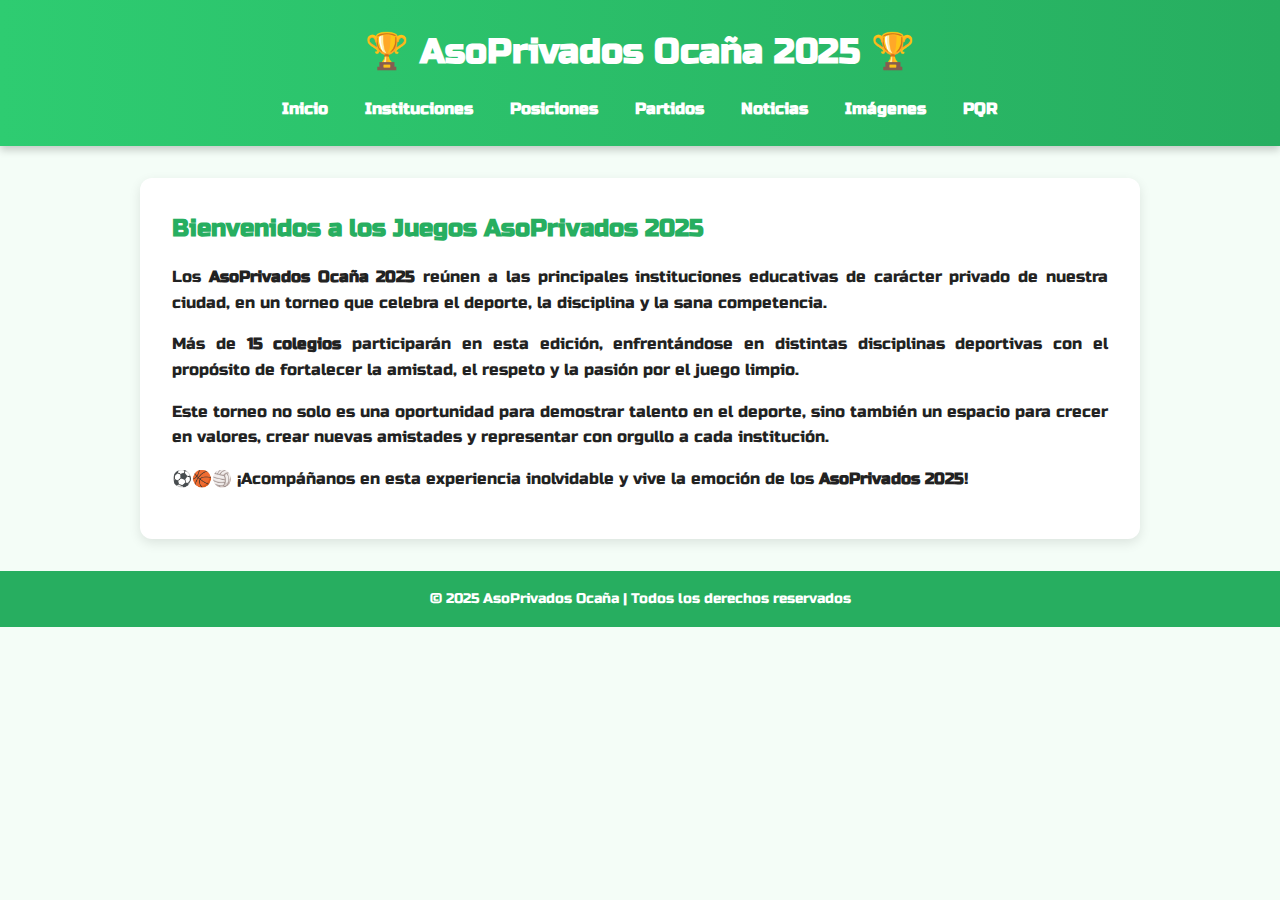
<file: index.html>
<!DOCTYPE html>
<html lang="es">

<head>
  <meta charset="UTF-8">
  <meta name="viewport" content="width=device-width, initial-scale=1.0">
  <title>AsoPrivados Ocaña 2025</title>
  <!-- Fuente deportiva -->
  <link href="https://fonts.googleapis.com/css2?family=Russo+One&display=swap" rel="stylesheet">
  <style>
    * {
      margin: 0;
      padding: 0;
      box-sizing: border-box;
      font-family: 'Russo One', sans-serif;
    }

    body {
      background: #f4fdf7;
      color: #222;
      line-height: 1.6;
    }

    /* ENCABEZADO */
    header {
      background: linear-gradient(90deg, #2ecc71, #27ae60);
      color: white;
      padding: 1.5rem 0;
      text-align: center;
      box-shadow: 0 4px 8px rgba(0, 0, 0, 0.2);
    }

    header h1 {
      font-size: 2.2rem;
      display: flex;
      justify-content: center;
      align-items: center;
      gap: 10px;
    }

    nav {
      margin-top: 1rem;
    }

    nav a {
      color: white;
      text-decoration: none;
      margin: 0 1rem;
      font-weight: bold;
      transition: color 0.3s ease;
    }

    nav a:hover {
      color: #f1c40f;
    }

    /* SECCION PRINCIPAL */
    main {
      max-width: 1000px;
      margin: 2rem auto;
      padding: 2rem;
      background: white;
      border-radius: 12px;
      box-shadow: 0 4px 12px rgba(0, 0, 0, 0.1);
    }

    main h2 {
      color: #27ae60;
      margin-bottom: 1rem;
    }

    main p {
      margin-bottom: 1rem;
      text-align: justify;
    }

    /* FOOTER */
    footer {
      background: #27ae60;
      color: white;
      text-align: center;
      padding: 1rem;
      margin-top: 2rem;
    }

    footer p {
      margin: 0;
      font-size: 0.9rem;
    }
  </style>
</head>

<body>
  <!-- HEADER -->
  <header>
    <h1>🏆 AsoPrivados Ocaña 2025 🏆</h1>
    <nav>
      <a href="index.html">Inicio</a>
      <a href="instituciones.html">Instituciones</a>
      <a href="posiciones.html">Posiciones</a>
      <a href="partidos.html"> Partidos</a>
      <a href="noticias.html">Noticias</a>
      <a href="imagenes.html">Imágenes</a>
      <a href="pqr.html">PQR</a>
    </nav>
  </header>

  <!-- CONTENIDO PRINCIPAL -->
  <main>
    <h2>Bienvenidos a los Juegos AsoPrivados 2025</h2>
    <p>
      Los <strong>AsoPrivados Ocaña 2025</strong> reúnen a las principales instituciones educativas de carácter privado de
      nuestra ciudad, en un torneo que celebra el deporte, la disciplina y la sana competencia.
    </p>
    <p>
      Más de <strong>15 colegios</strong> participarán en esta edición, enfrentándose en distintas disciplinas deportivas
      con el propósito de fortalecer la amistad, el respeto y la pasión por el juego limpio.
    </p>
    <p>
      Este torneo no solo es una oportunidad para demostrar talento en el deporte, sino también un espacio para crecer en
      valores, crear nuevas amistades y representar con orgullo a cada institución.
    </p>
    <p>
      ⚽🏀🏐 ¡Acompáñanos en esta experiencia inolvidable y vive la emoción de los <strong>AsoPrivados 2025</strong>!
    </p>
  </main>

  <!-- FOOTER -->
  <footer>
    <p>&copy; 2025 AsoPrivados Ocaña | Todos los derechos reservados</p>
  </footer>
</body>

</html>
</file>
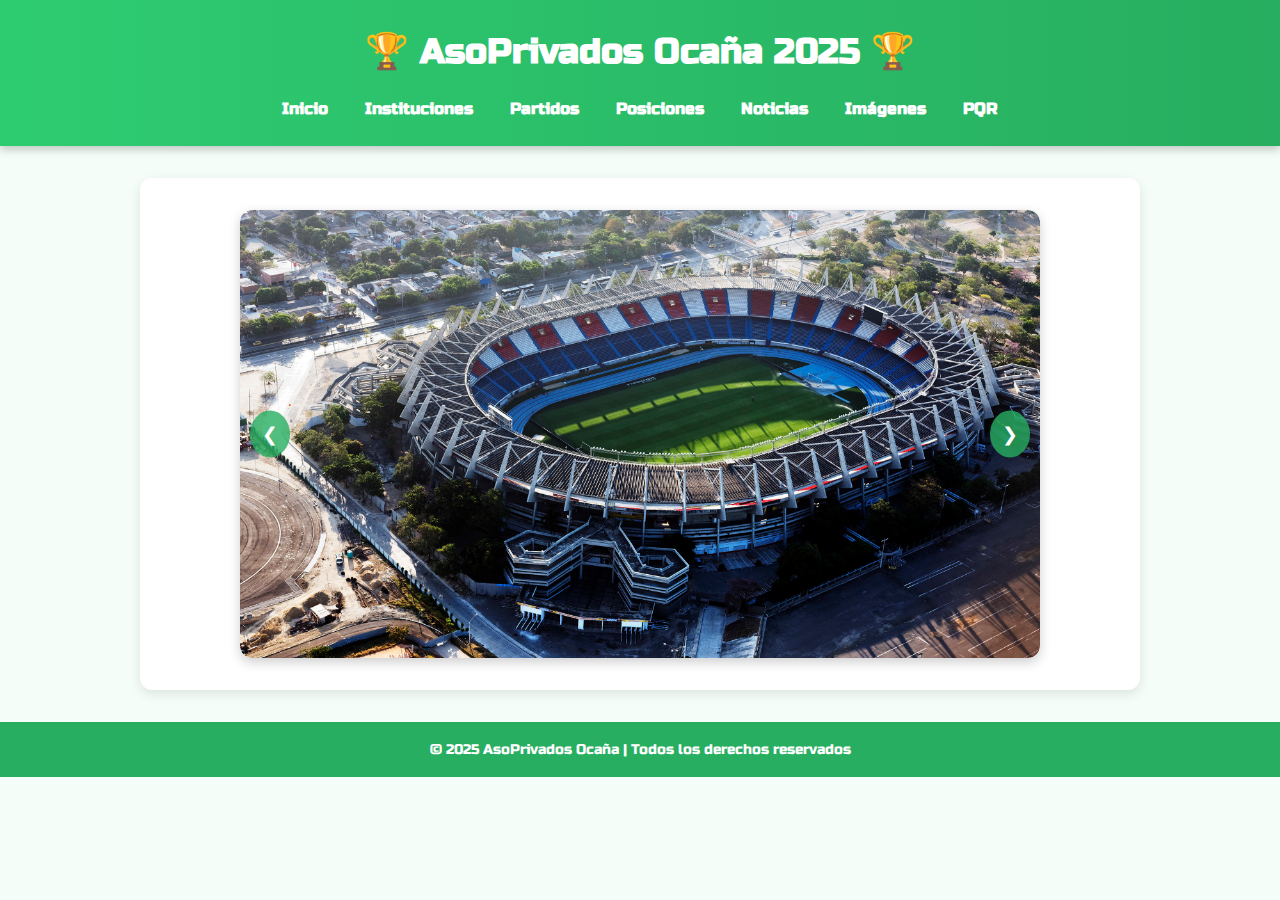
<file: imagenes.html>
<!DOCTYPE html>
<html lang="es">

<head>
  <meta charset="UTF-8">
  <meta name="viewport" content="width=device-width, initial-scale=1.0">
  <title>Imágenes - AsoPrivados Ocaña 2025</title>
  <!-- Fuente -->
  <link href="https://fonts.googleapis.com/css2?family=Russo+One&display=swap" rel="stylesheet">
  <style>
    * {
      margin: 0;
      padding: 0;
      box-sizing: border-box;
      font-family: 'Russo One', sans-serif;
    }

    body {
      background: #f4fdf7;
      color: #222;
      line-height: 1.6;
    }

    /* HEADER */
    header {
      background: linear-gradient(90deg, #2ecc71, #27ae60);
      color: white;
      padding: 1.5rem 0;
      text-align: center;
      box-shadow: 0 4px 8px rgba(0, 0, 0, 0.2);
    }

    header h1 {
      font-size: 2.2rem;
      display: flex;
      justify-content: center;
      align-items: center;
      gap: 10px;
    }

    nav {
      margin-top: 1rem;
    }

    nav a {
      color: white;
      text-decoration: none;
      margin: 0 1rem;
      font-weight: bold;
      transition: color 0.3s ease;
    }

    nav a:hover {
      color: #f1c40f;
    }

    /* CONTENIDO */
    main {
      max-width: 1000px;
      margin: 2rem auto;
      padding: 2rem;
      background: white;
      border-radius: 12px;
      box-shadow: 0 4px 12px rgba(0, 0, 0, 0.1);
      text-align: center;
    }

    main h2 {
      color: #27ae60;
      margin-bottom: 1.5rem;
    }

    /* CARRUSEL */
    .carrusel {
      position: relative;
      max-width: 800px;
      margin: auto;
      overflow: hidden;
      border-radius: 12px;
      box-shadow: 0 4px 12px rgba(0, 0, 0, 0.2);
    }

    .carrusel img {
      width: 100%;
      display: none;
      border-radius: 12px;
    }

    .carrusel img.activa {
      display: block;
    }

    /* BOTONES */
    .boton {
      position: absolute;
      top: 50%;
      transform: translateY(-50%);
      background: rgba(39, 174, 96, 0.8);
      color: white;
      border: none;
      padding: 12px;
      cursor: pointer;
      font-size: 1.2rem;
      border-radius: 50%;
      transition: background 0.3s ease;
    }

    .boton:hover {
      background: rgba(22, 100, 54, 0.9);
    }

    .prev {
      left: 10px;
    }

    .next {
      right: 10px;
    }

    /* FOOTER */
    footer {
      background: #27ae60;
      color: white;
      text-align: center;
      padding: 1rem;
      margin-top: 2rem;
    }

    footer p {
      margin: 0;
      font-size: 0.9rem;
    }
  </style>
</head>

<body>
  <!-- HEADER -->
  <header>
    <h1>🏆 AsoPrivados Ocaña 2025 🏆</h1>
    <nav>
      <a href="index.html">Inicio</a>
      <a href="instituciones.html">Instituciones</a>
      <a href="partidos.html">Partidos</a>
      <a href="posiciones.html">Posiciones</a>
      <a href="noticias.html">Noticias</a>
      <a href="imagenes.html">Imágenes</a>
      <a href="pqr.html">PQR</a>
    </nav>
  </header>

  <!-- CONTENIDO -->
  <main>
    <div class="carrusel">
      <img src="img/img1.jpg" alt="Partido 1" class="activa">
      <img src="img/img2.jpg" alt="Partido 2">
      <img src="img/img3.jpg" alt="Celebración">
      <img src="img/img4.jpg" alt="Equipo Ganador">

      <!-- Botones -->
      <button class="boton prev" onclick="cambiarImagen(-1)">❮</button>
      <button class="boton next" onclick="cambiarImagen(1)">❯</button>
    </div>
  </main>

  <!-- FOOTER -->
  <footer>
    <p>&copy; 2025 AsoPrivados Ocaña | Todos los derechos reservados</p>
  </footer>

  <!-- SCRIPT -->
  <script>
    let indice = 0;
    const imagenes = document.querySelectorAll(".carrusel img");

    function mostrarImagen(n) {
      imagenes.forEach(img => img.classList.remove("activa"));
      if (n >= imagenes.length) indice = 0;
      if (n < 0) indice = imagenes.length - 1;
      imagenes[indice].classList.add("activa");
    }

    function cambiarImagen(n) {
      indice += n;
      mostrarImagen(indice);
    }
  </script>
</body>

</html>
</file>
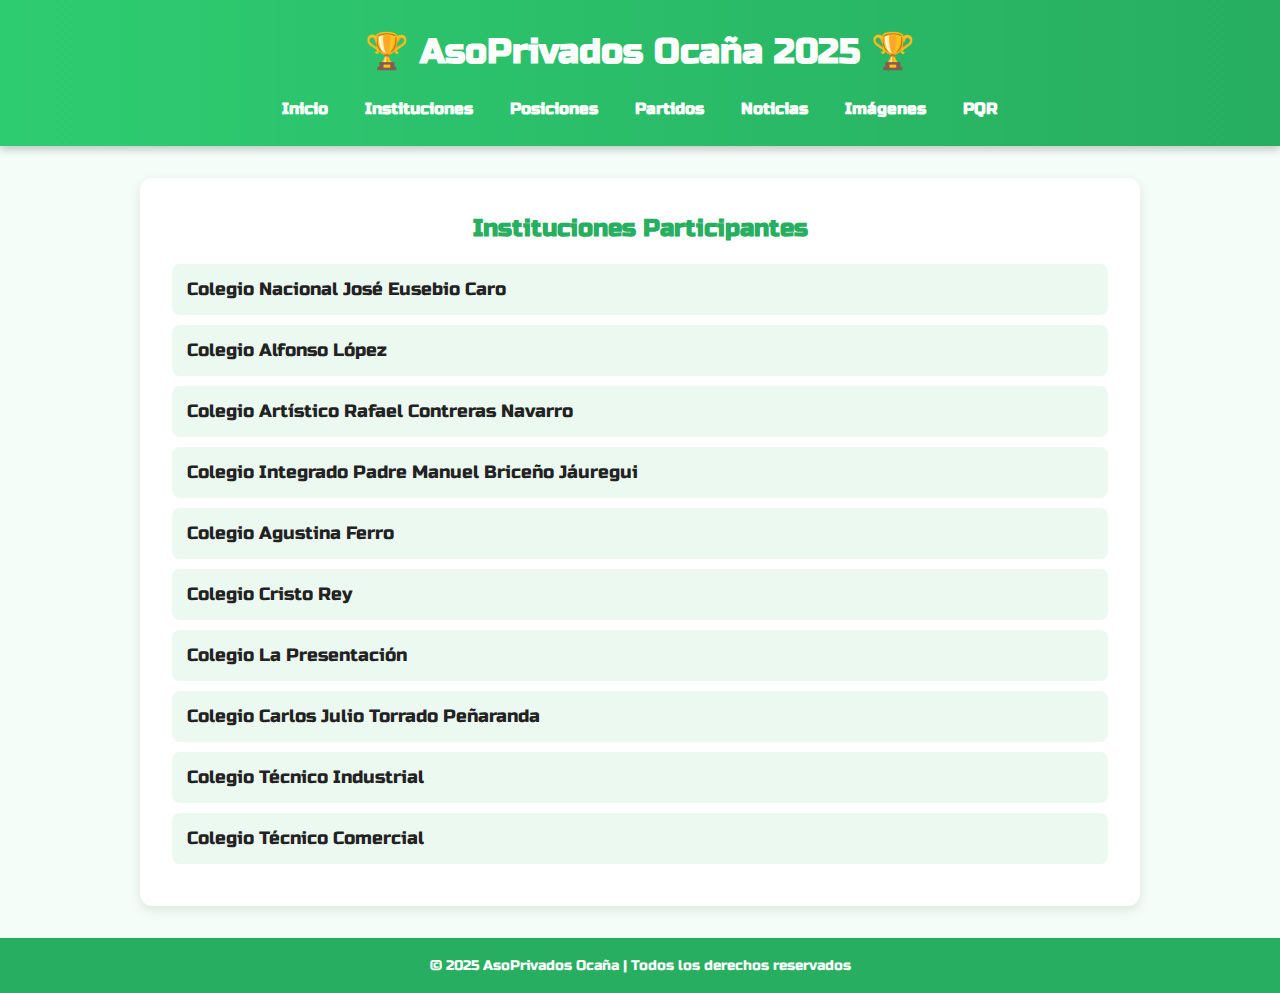
<file: instituciones.html>
<!DOCTYPE html>
<html lang="es">

<head>
  <meta charset="UTF-8">
  <meta name="viewport" content="width=device-width, initial-scale=1.0">
  <title>Instituciones - AsoPrivados Ocaña 2025</title>
  <!-- Fuente deportiva -->
  <link href="https://fonts.googleapis.com/css2?family=Russo+One&display=swap" rel="stylesheet">
  <style>
    * {
      margin: 0;
      padding: 0;
      box-sizing: border-box;
      font-family: 'Russo One', sans-serif;
    }

    body {
      background: #f4fdf7;
      color: #222;
      line-height: 1.6;
    }

    /* HEADER */
    header {
      background: linear-gradient(90deg, #2ecc71, #27ae60);
      color: white;
      padding: 1.5rem 0;
      text-align: center;
      box-shadow: 0 4px 8px rgba(0, 0, 0, 0.2);
    }

    header h1 {
      font-size: 2.2rem;
      display: flex;
      justify-content: center;
      align-items: center;
      gap: 10px;
    }

    nav {
      margin-top: 1rem;
    }

    nav a {
      color: white;
      text-decoration: none;
      margin: 0 1rem;
      font-weight: bold;
      transition: color 0.3s ease;
    }

    nav a:hover {
      color: #f1c40f;
    }

    /* CONTENIDO */
    main {
      max-width: 1000px;
      margin: 2rem auto;
      padding: 2rem;
      background: white;
      border-radius: 12px;
      box-shadow: 0 4px 12px rgba(0, 0, 0, 0.1);
    }

    main h2 {
      color: #27ae60;
      margin-bottom: 1rem;
      text-align: center;
    }

    ul {
      list-style: none;
      padding: 0;
    }

    ul li {
      background: #ecf9f1;
      margin: 10px 0;
      padding: 15px;
      border-left: 6px solid #27ae60;
      font-size: 1.1rem;
      border-radius: 8px;
      transition: transform 0.2s ease;
      cursor: pointer;
      outline: none;
      border: none;
      display: flex;
      align-items: center;
      justify-content: space-between;
    }

    ul li:hover {
      transform: scale(1.02);
      background: #dff5e7;
    }

    .institucion-btn {
      background: none;
      border: none;
      color: #222;
      font-size: 1.1rem;
      font-family: inherit;
      cursor: pointer;
      width: 100%;
      text-align: left;
      padding: 0;
    }

    .mini-apartado {
      display: none;
      background: #f7fff7;
      border-radius: 8px;
      margin: 10px 0 0 0;
      padding: 12px;
      box-shadow: 0 2px 8px rgba(39, 174, 96, 0.07);
    }

    .mini-apartado table {
      width: 100%;
      border-collapse: collapse;
      margin-top: 8px;
    }

    .mini-apartado th, .mini-apartado td {
      padding: 7px 10px;
      text-align: center;
      border-bottom: 1px solid #ddd;
    }

    .mini-apartado th {
      background: #27ae60;
      color: white;
      font-size: 1rem;
    }

    .mini-apartado tr:last-child td {
      border-bottom: none;
    }

    .close-apartado {
      background: #c0392b;
      color: white;
      border: none;
      border-radius: 6px;
      padding: 4px 12px;
      cursor: pointer;
      margin-bottom: 8px;
      font-size: 0.96rem;
      float: right;
    }

    /* FOOTER */
    footer {
      background: #27ae60;
      color: white;
      text-align: center;
      padding: 1rem;
      margin-top: 2rem;
    }

    footer p {
      margin: 0;
      font-size: 0.9rem;
    }
  </style>
</head>

<body>
  <!-- HEADER -->
  <header>
    <h1>🏆 AsoPrivados Ocaña 2025 🏆</h1>
    <nav>
      <a href="index.html">Inicio</a>
      <a href="instituciones.html">Instituciones</a>
      <a href="posiciones.html">Posiciones</a>
      <a href="partidos.html"> Partidos</a>
      <a href="noticias.html">Noticias</a>
      <a href="imagenes.html">Imágenes</a>
      <a href="pqr.html">PQR</a>
    </nav>
  </header>

  <!-- CONTENIDO -->
  <main>
    <h2>Instituciones Participantes</h2>
    <ul>
      <li>
        <button class="institucion-btn" onclick="mostrarApartado('apartado-1')">Colegio Nacional José Eusebio Caro</button>
        <div id="apartado-1" class="mini-apartado">
          <button class="close-apartado" onclick="cerrarApartado('apartado-1')">X</button>
          <strong>Próximos partidos:</strong>
          <table>
            <tr>
              <th>Contra</th>
              <th>Día</th>
              <th>Hora</th>
              <th>Cancha</th>
            </tr>
            <tr>
              <td>Colegio Cristo Rey</td>
              <td>2025-09-07</td>
              <td>9:00 AM</td>
              <td>Villa Margarita 1</td>
            </tr>
            <tr>
              <td>Colegio Técnico Industrial</td>
              <td>2025-09-14</td>
              <td>11:30 AM</td>
              <td>26 de Julio</td>
            </tr>
          </table>
        </div>
      </li>
      <li>
        <button class="institucion-btn" onclick="mostrarApartado('apartado-2')">Colegio Alfonso López</button>
        <div id="apartado-2" class="mini-apartado">
          <button class="close-apartado" onclick="cerrarApartado('apartado-2')">X</button>
          <strong>Próximos partidos:</strong>
          <table>
            <tr>
              <th>Contra</th>
              <th>Día</th>
              <th>Hora</th>
              <th>Cancha</th>
            </tr>
            <tr>
              <td>Colegio La Presentación</td>
              <td>2025-09-08</td>
              <td>8:45 AM</td>
              <td>Villa Margarita 2</td>
            </tr>
            <tr>
              <td>Colegio Integrado Padre Manuel Briceño Jáuregui</td>
              <td>2025-09-15</td>
              <td>10:00 AM</td>
              <td>26 de Julio</td>
            </tr>
          </table>
        </div>
      </li>
      <li>
        <button class="institucion-btn" onclick="mostrarApartado('apartado-3')">Colegio Artístico Rafael Contreras Navarro</button>
        <div id="apartado-3" class="mini-apartado">
          <button class="close-apartado" onclick="cerrarApartado('apartado-3')">X</button>
          <strong>Próximos partidos:</strong>
          <table>
            <tr>
              <th>Contra</th>
              <th>Día</th>
              <th>Hora</th>
              <th>Cancha</th>
            </tr>
            <tr>
              <td>Colegio Agustina Ferro</td>
              <td>2025-09-09</td>
              <td>9:30 AM</td>
              <td>Villa Margarita 1</td>
            </tr>
            <tr>
              <td>Colegio Cristo Rey</td>
              <td>2025-09-16</td>
              <td>10:15 AM</td>
              <td>Villa Margarita 2</td>
            </tr>
          </table>
        </div>
      </li>
      <li>
        <button class="institucion-btn" onclick="mostrarApartado('apartado-4')">Colegio Integrado Padre Manuel Briceño Jáuregui</button>
        <div id="apartado-4" class="mini-apartado">
          <button class="close-apartado" onclick="cerrarApartado('apartado-4')">X</button>
          <strong>Próximos partidos:</strong>
          <table>
            <tr>
              <th>Contra</th>
              <th>Día</th>
              <th>Hora</th>
              <th>Cancha</th>
            </tr>
            <tr>
              <td>Colegio Alfonso López</td>
              <td>2025-09-10</td>
              <td>10:00 AM</td>
              <td>Villa Margarita 2</td>
            </tr>
            <tr>
              <td>Colegio Técnico Comercial</td>
              <td>2025-09-17</td>
              <td>11:00 AM</td>
              <td>26 de Julio</td>
            </tr>
          </table>
        </div>
      </li>
      <li>
        <button class="institucion-btn" onclick="mostrarApartado('apartado-5')">Colegio Agustina Ferro</button>
        <div id="apartado-5" class="mini-apartado">
          <button class="close-apartado" onclick="cerrarApartado('apartado-5')">X</button>
          <strong>Próximos partidos:</strong>
          <table>
            <tr>
              <th>Contra</th>
              <th>Día</th>
              <th>Hora</th>
              <th>Cancha</th>
            </tr>
            <tr>
              <td>Colegio Artístico Rafael Contreras Navarro</td>
              <td>2025-09-11</td>
              <td>11:00 AM</td>
              <td>Villa Margarita 1</td>
            </tr>
            <tr>
              <td>Colegio Carlos Julio Torrado Peñaranda</td>
              <td>2025-09-18</td>
              <td>10:30 AM</td>
              <td>Villa Margarita 2</td>
            </tr>
          </table>
        </div>
      </li>
      <li>
        <button class="institucion-btn" onclick="mostrarApartado('apartado-6')">Colegio Cristo Rey</button>
        <div id="apartado-6" class="mini-apartado">
          <button class="close-apartado" onclick="cerrarApartado('apartado-6')">X</button>
          <strong>Próximos partidos:</strong>
          <table>
            <tr>
              <th>Contra</th>
              <th>Día</th>
              <th>Hora</th>
              <th>Cancha</th>
            </tr>
            <tr>
              <td>Colegio Nacional José Eusebio Caro</td>
              <td>2025-09-07</td>
              <td>9:00 AM</td>
              <td>Villa Margarita 1</td>
            </tr>
            <tr>
              <td>Colegio Artístico Rafael Contreras Navarro</td>
              <td>2025-09-16</td>
              <td>10:15 AM</td>
              <td>Villa Margarita 2</td>
            </tr>
          </table>
        </div>
      </li>
      <li>
        <button class="institucion-btn" onclick="mostrarApartado('apartado-7')">Colegio La Presentación</button>
        <div id="apartado-7" class="mini-apartado">
          <button class="close-apartado" onclick="cerrarApartado('apartado-7')">X</button>
          <strong>Próximos partidos:</strong>
          <table>
            <tr>
              <th>Contra</th>
              <th>Día</th>
              <th>Hora</th>
              <th>Cancha</th>
            </tr>
            <tr>
              <td>Colegio Alfonso López</td>
              <td>2025-09-08</td>
              <td>8:45 AM</td>
              <td>Villa Margarita 2</td>
            </tr>
            <tr>
              <td>Colegio Técnico Comercial</td>
              <td>2025-09-19</td>
              <td>10:00 AM</td>
              <td>26 de Julio</td>
            </tr>
          </table>
        </div>
      </li>
      <li>
        <button class="institucion-btn" onclick="mostrarApartado('apartado-8')">Colegio Carlos Julio Torrado Peñaranda</button>
        <div id="apartado-8" class="mini-apartado">
          <button class="close-apartado" onclick="cerrarApartado('apartado-8')">X</button>
          <strong>Próximos partidos:</strong>
          <table>
            <tr>
              <th>Contra</th>
              <th>Día</th>
              <th>Hora</th>
              <th>Cancha</th>
            </tr>
            <tr>
              <td>Colegio Agustina Ferro</td>
              <td>2025-09-18</td>
              <td>10:30 AM</td>
              <td>Villa Margarita 2</td>
            </tr>
            <tr>
              <td>Colegio Técnico Industrial</td>
              <td>2025-09-20</td>
              <td>8:00 AM</td>
              <td>Villa Margarita 1</td>
            </tr>
          </table>
        </div>
      </li>
      <li>
        <button class="institucion-btn" onclick="mostrarApartado('apartado-9')">Colegio Técnico Industrial</button>
        <div id="apartado-9" class="mini-apartado">
          <button class="close-apartado" onclick="cerrarApartado('apartado-9')">X</button>
          <strong>Próximos partidos:</strong>
          <table>
            <tr>
              <th>Contra</th>
              <th>Día</th>
              <th>Hora</th>
              <th>Cancha</th>
            </tr>
            <tr>
              <td>Colegio Nacional José Eusebio Caro</td>
              <td>2025-09-14</td>
              <td>11:30 AM</td>
              <td>26 de Julio</td>
            </tr>
            <tr>
              <td>Colegio Carlos Julio Torrado Peñaranda</td>
              <td>2025-09-20</td>
              <td>8:00 AM</td>
              <td>Villa Margarita 1</td>
            </tr>
          </table>
        </div>
      </li>
      <li>
        <button class="institucion-btn" onclick="mostrarApartado('apartado-10')">Colegio Técnico Comercial</button>
        <div id="apartado-10" class="mini-apartado">
          <button class="close-apartado" onclick="cerrarApartado('apartado-10')">X</button>
          <strong>Próximos partidos:</strong>
          <table>
            <tr>
              <th>Contra</th>
              <th>Día</th>
              <th>Hora</th>
              <th>Cancha</th>
            </tr>
            <tr>
              <td>Colegio Integrado Padre Manuel Briceño Jáuregui</td>
              <td>2025-09-17</td>
              <td>11:00 AM</td>
              <td>26 de Julio</td>
            </tr>
            <tr>
              <td>Colegio La Presentación</td>
              <td>2025-09-19</td>
              <td>10:00 AM</td>
              <td>26 de Julio</td>
            </tr>
          </table>
        </div>
      </li>
    </ul>
  </main>

  <!-- FOOTER -->
  <footer>
    <p>&copy; 2025 AsoPrivados Ocaña | Todos los derechos reservados</p>
  </footer>
  <script>
    function mostrarApartado(id) {
      // Oculta cualquier otro mini-apartado abierto
      document.querySelectorAll('.mini-apartado').forEach(function(apartado) {
        apartado.style.display = 'none';
      });
      document.getElementById(id).style.display = 'block';
      document.getElementById(id).scrollIntoView({ behavior: 'smooth', block: 'center' });
    }
    function cerrarApartado(id) {
      document.getElementById(id).style.display = 'none';
    }
  </script>
</body>

</html>
</file>
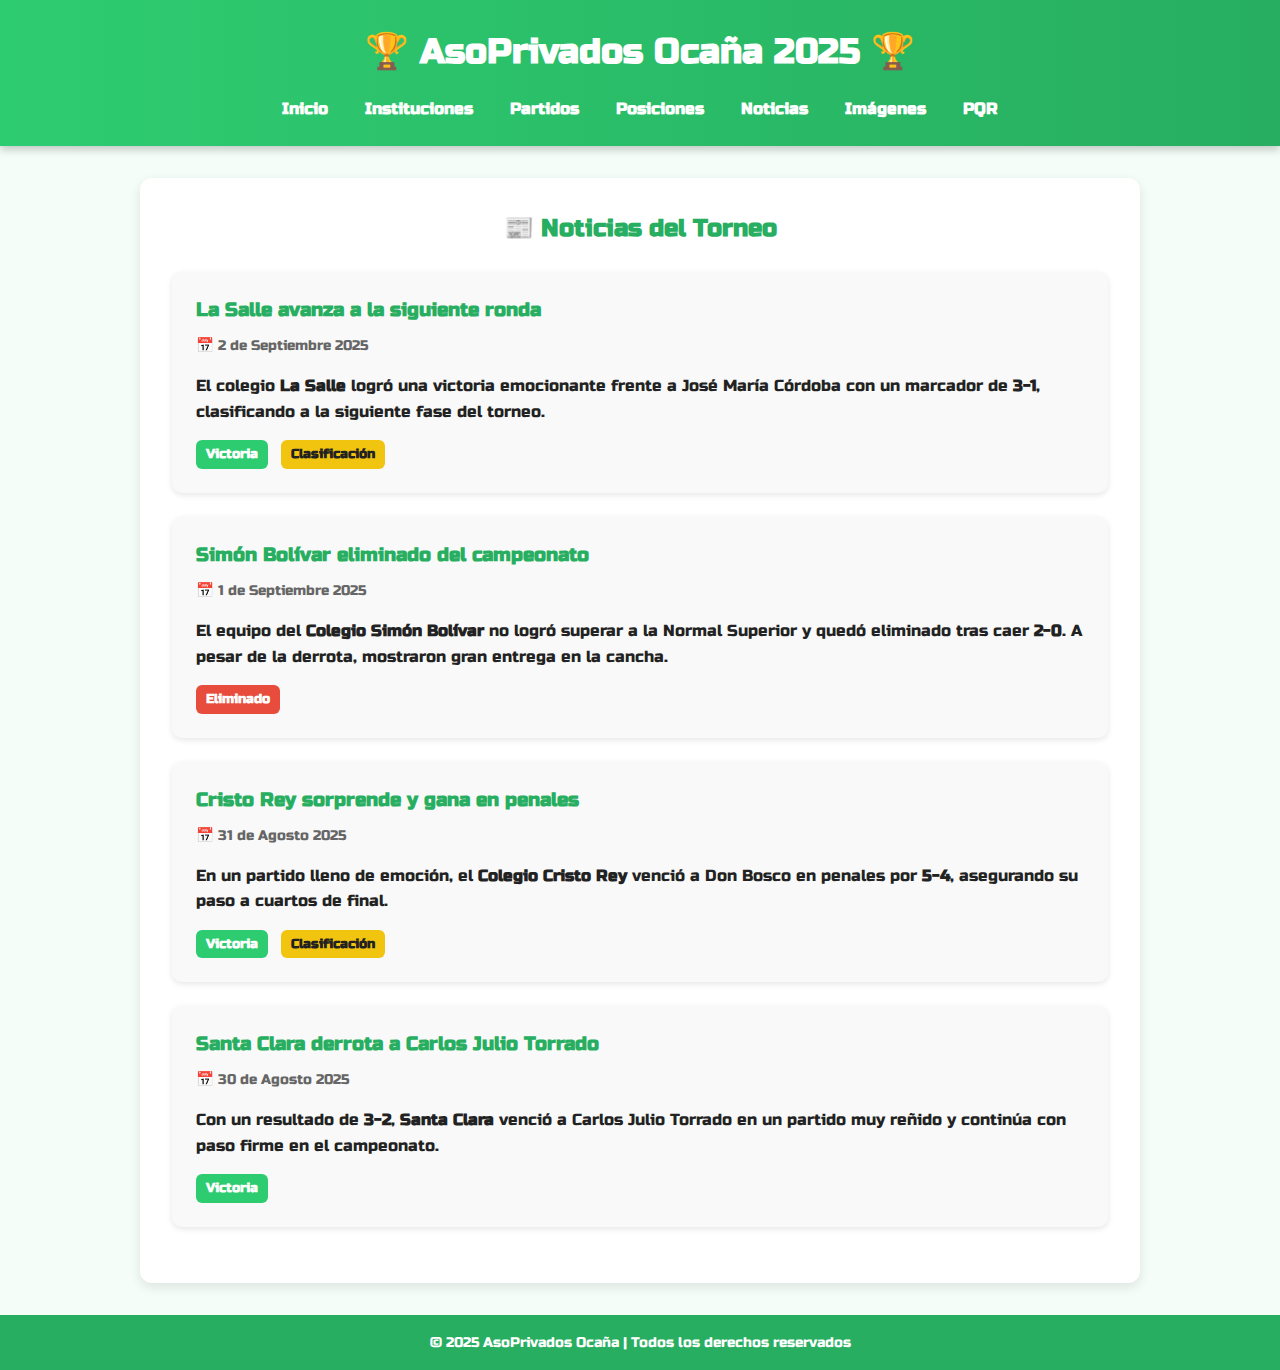
<file: noticias.html>
<!DOCTYPE html>
<html lang="es">

<head>
  <meta charset="UTF-8">
  <meta name="viewport" content="width=device-width, initial-scale=1.0">
  <title>Noticias - AsoPrivados Ocaña 2025</title>
  <!-- Fuente -->
  <link href="https://fonts.googleapis.com/css2?family=Russo+One&display=swap" rel="stylesheet">
  <style>
    * {
      margin: 0;
      padding: 0;
      box-sizing: border-box;
      font-family: 'Russo One', sans-serif;
    }

    body {
      background: #f4fdf7;
      color: #222;
      line-height: 1.6;
    }

    /* HEADER */
    header {
      background: linear-gradient(90deg, #2ecc71, #27ae60);
      color: white;
      padding: 1.5rem 0;
      text-align: center;
      box-shadow: 0 4px 8px rgba(0, 0, 0, 0.2);
    }

    header h1 {
      font-size: 2.2rem;
      display: flex;
      justify-content: center;
      align-items: center;
      gap: 10px;
    }

    nav {
      margin-top: 1rem;
    }

    nav a {
      color: white;
      text-decoration: none;
      margin: 0 1rem;
      font-weight: bold;
      transition: color 0.3s ease;
    }

    nav a:hover {
      color: #f1c40f;
    }

    /* CONTENIDO */
    main {
      max-width: 1000px;
      margin: 2rem auto;
      padding: 2rem;
      background: white;
      border-radius: 12px;
      box-shadow: 0 4px 12px rgba(0, 0, 0, 0.1);
    }

    main h2 {
      color: #27ae60;
      margin-bottom: 1.5rem;
      text-align: center;
    }

    .noticia {
      background: #f9f9f9;
      padding: 1.5rem;
      margin-bottom: 1.5rem;
      border-radius: 10px;
      box-shadow: 0 2px 6px rgba(0, 0, 0, 0.1);
    }

    .noticia h3 {
      color: #27ae60;
      margin-bottom: 0.5rem;
    }

    .fecha {
      font-size: 0.9rem;
      color: #666;
      margin-bottom: 1rem;
    }

    .noticia p {
      font-size: 1rem;
      margin-bottom: 1rem;
    }

    .tag {
      display: inline-block;
      padding: 4px 10px;
      border-radius: 6px;
      font-size: 0.8rem;
      font-weight: bold;
      margin-right: 8px;
      color: white;
    }

    .victoria {
      background: #2ecc71;
    }

    .derrota {
      background: #e74c3c;
    }

    .clasificacion {
      background: #f1c40f;
      color: #222;
    }

    /* FOOTER */
    footer {
      background: #27ae60;
      color: white;
      text-align: center;
      padding: 1rem;
      margin-top: 2rem;
    }

    footer p {
      margin: 0;
      font-size: 0.9rem;
    }
  </style>
</head>

<body>
  <!-- HEADER -->
  <header>
    <h1>🏆 AsoPrivados Ocaña 2025 🏆</h1>
    <nav>
      <a href="index.html">Inicio</a>
      <a href="instituciones.html">Instituciones</a>
      <a href="partidos.html">Partidos</a>
      <a href="posiciones.html">Posiciones</a>
      <a href="noticias.html">Noticias</a>
      <a href="imagenes.html">Imágenes</a>
      <a href="pqr.html">PQR</a>
    </nav>
  </header>

  <!-- CONTENIDO -->
  <main>
    <h2>📰 Noticias del Torneo</h2>

    <div class="noticia">
      <h3>La Salle avanza a la siguiente ronda</h3>
      <div class="fecha">📅 2 de Septiembre 2025</div>
      <p>El colegio <b>La Salle</b> logró una victoria emocionante frente a José María Córdoba con un marcador de <b>3-1</b>, clasificando a la siguiente fase del torneo.</p>
      <span class="tag victoria">Victoria</span>
      <span class="tag clasificacion">Clasificación</span>
    </div>

    <div class="noticia">
      <h3>Simón Bolívar eliminado del campeonato</h3>
      <div class="fecha">📅 1 de Septiembre 2025</div>
      <p>El equipo del <b>Colegio Simón Bolívar</b> no logró superar a la Normal Superior y quedó eliminado tras caer <b>2-0</b>. A pesar de la derrota, mostraron gran entrega en la cancha.</p>
      <span class="tag derrota">Eliminado</span>
    </div>

    <div class="noticia">
      <h3>Cristo Rey sorprende y gana en penales</h3>
      <div class="fecha">📅 31 de Agosto 2025</div>
      <p>En un partido lleno de emoción, el <b>Colegio Cristo Rey</b> venció a Don Bosco en penales por <b>5-4</b>, asegurando su paso a cuartos de final.</p>
      <span class="tag victoria">Victoria</span>
      <span class="tag clasificacion">Clasificación</span>
    </div>

    <div class="noticia">
      <h3>Santa Clara derrota a Carlos Julio Torrado</h3>
      <div class="fecha">📅 30 de Agosto 2025</div>
      <p>Con un resultado de <b>3-2</b>, <b>Santa Clara</b> venció a Carlos Julio Torrado en un partido muy reñido y continúa con paso firme en el campeonato.</p>
      <span class="tag victoria">Victoria</span>
    </div>

  </main>

  <!-- FOOTER -->
  <footer>
    <p>&copy; 2025 AsoPrivados Ocaña | Todos los derechos reservados</p>
  </footer>
</body>

</html>
</file>
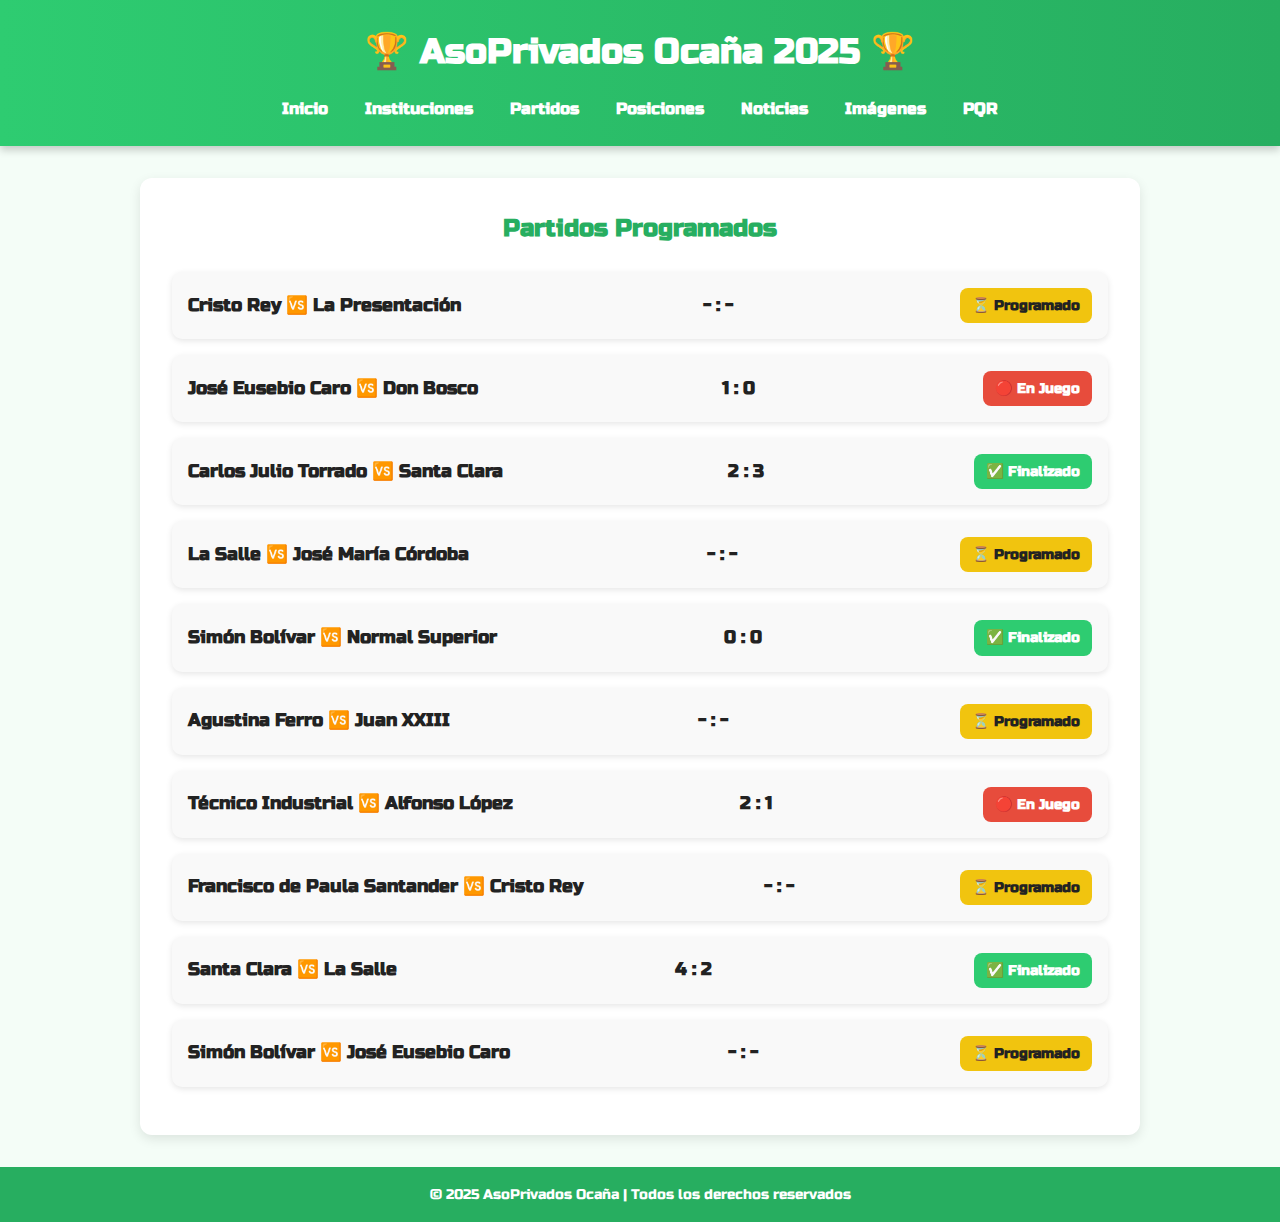
<file: partidos.html>
<!DOCTYPE html>
<html lang="es">

<head>
  <meta charset="UTF-8">
  <meta name="viewport" content="width=device-width, initial-scale=1.0">
  <title>Partidos - AsoPrivados Ocaña 2025</title>
  <!-- Fuente -->
  <link href="https://fonts.googleapis.com/css2?family=Russo+One&display=swap" rel="stylesheet">
  <style>
    * {
      margin: 0;
      padding: 0;
      box-sizing: border-box;
      font-family: 'Russo One', sans-serif;
    }

    body {
      background: #f4fdf7;
      color: #222;
      line-height: 1.6;
    }

    /* HEADER */
    header {
      background: linear-gradient(90deg, #2ecc71, #27ae60);
      color: white;
      padding: 1.5rem 0;
      text-align: center;
      box-shadow: 0 4px 8px rgba(0, 0, 0, 0.2);
    }

    header h1 {
      font-size: 2.2rem;
      display: flex;
      justify-content: center;
      align-items: center;
      gap: 10px;
    }

    nav {
      margin-top: 1rem;
    }

    nav a {
      color: white;
      text-decoration: none;
      margin: 0 1rem;
      font-weight: bold;
      transition: color 0.3s ease;
    }

    nav a:hover {
      color: #f1c40f;
    }

    /* CONTENIDO */
    main {
      max-width: 1000px;
      margin: 2rem auto;
      padding: 2rem;
      background: white;
      border-radius: 12px;
      box-shadow: 0 4px 12px rgba(0, 0, 0, 0.1);
    }

    main h2 {
      color: #27ae60;
      margin-bottom: 1.5rem;
      text-align: center;
    }

    .partido {
      background: #f9f9f9;
      padding: 1rem;
      margin-bottom: 1rem;
      border-radius: 10px;
      box-shadow: 0 2px 6px rgba(0, 0, 0, 0.1);
      display: flex;
      justify-content: space-between;
      align-items: center;
    }

    .equipos {
      font-size: 1.1rem;
      font-weight: bold;
    }

    .resultado {
      font-size: 1.1rem;
      font-weight: bold;
      margin-left: 15px;
    }

    .estado {
      padding: 6px 12px;
      border-radius: 8px;
      font-size: 0.9rem;
      font-weight: bold;
    }

    .programado {
      background: #f1c40f;
      color: #222;
    }

    .enjuego {
      background: #e74c3c;
      color: white;
    }

    .finalizado {
      background: #2ecc71;
      color: white;
    }

    /* FOOTER */
    footer {
      background: #27ae60;
      color: white;
      text-align: center;
      padding: 1rem;
      margin-top: 2rem;
    }

    footer p {
      margin: 0;
      font-size: 0.9rem;
    }
  </style>
</head>

<body>
  <!-- HEADER -->
  <header>
    <h1>🏆 AsoPrivados Ocaña 2025 🏆</h1>
    <nav>
      <a href="index.html">Inicio</a>
      <a href="instituciones.html">Instituciones</a>
      <a href="partidos.html">Partidos</a>
      <a href="posiciones.html">Posiciones</a>
      <a href="noticias.html">Noticias</a>
      <a href="imagenes.html">Imágenes</a>
      <a href="pqr.html">PQR</a>
    </nav>
  </header>

  <!-- CONTENIDO -->
  <main>
    <h2>Partidos Programados</h2>

    <div class="partido">
      <div class="equipos">Cristo Rey 🆚 La Presentación</div>
      <div class="resultado">- : -</div>
      <div class="estado programado">⏳ Programado</div>
    </div>

    <div class="partido">
      <div class="equipos">José Eusebio Caro 🆚 Don Bosco</div>
      <div class="resultado">1 : 0</div>
      <div class="estado enjuego">🔴 En Juego</div>
    </div>

    <div class="partido">
      <div class="equipos">Carlos Julio Torrado 🆚 Santa Clara</div>
      <div class="resultado">2 : 3</div>
      <div class="estado finalizado">✅ Finalizado</div>
    </div>

    <div class="partido">
      <div class="equipos">La Salle 🆚 José María Córdoba</div>
      <div class="resultado">- : -</div>
      <div class="estado programado">⏳ Programado</div>
    </div>

    <div class="partido">
      <div class="equipos">Simón Bolívar 🆚 Normal Superior</div>
      <div class="resultado">0 : 0</div>
      <div class="estado finalizado">✅ Finalizado</div>
    </div>

    <div class="partido">
      <div class="equipos">Agustina Ferro 🆚 Juan XXIII</div>
      <div class="resultado">- : -</div>
      <div class="estado programado">⏳ Programado</div>
    </div>

    <div class="partido">
      <div class="equipos">Técnico Industrial 🆚 Alfonso López</div>
      <div class="resultado">2 : 1</div>
      <div class="estado enjuego">🔴 En Juego</div>
    </div>

    <div class="partido">
      <div class="equipos">Francisco de Paula Santander 🆚 Cristo Rey</div>
      <div class="resultado">- : -</div>
      <div class="estado programado">⏳ Programado</div>
    </div>

    <div class="partido">
      <div class="equipos">Santa Clara 🆚 La Salle</div>
      <div class="resultado">4 : 2</div>
      <div class="estado finalizado">✅ Finalizado</div>
    </div>

    <div class="partido">
      <div class="equipos">Simón Bolívar 🆚 José Eusebio Caro</div>
      <div class="resultado">- : -</div>
      <div class="estado programado">⏳ Programado</div>
    </div>

  </main>

  <!-- FOOTER -->
  <footer>
    <p>&copy; 2025 AsoPrivados Ocaña | Todos los derechos reservados</p>
  </footer>
</body>

</html>
</file>
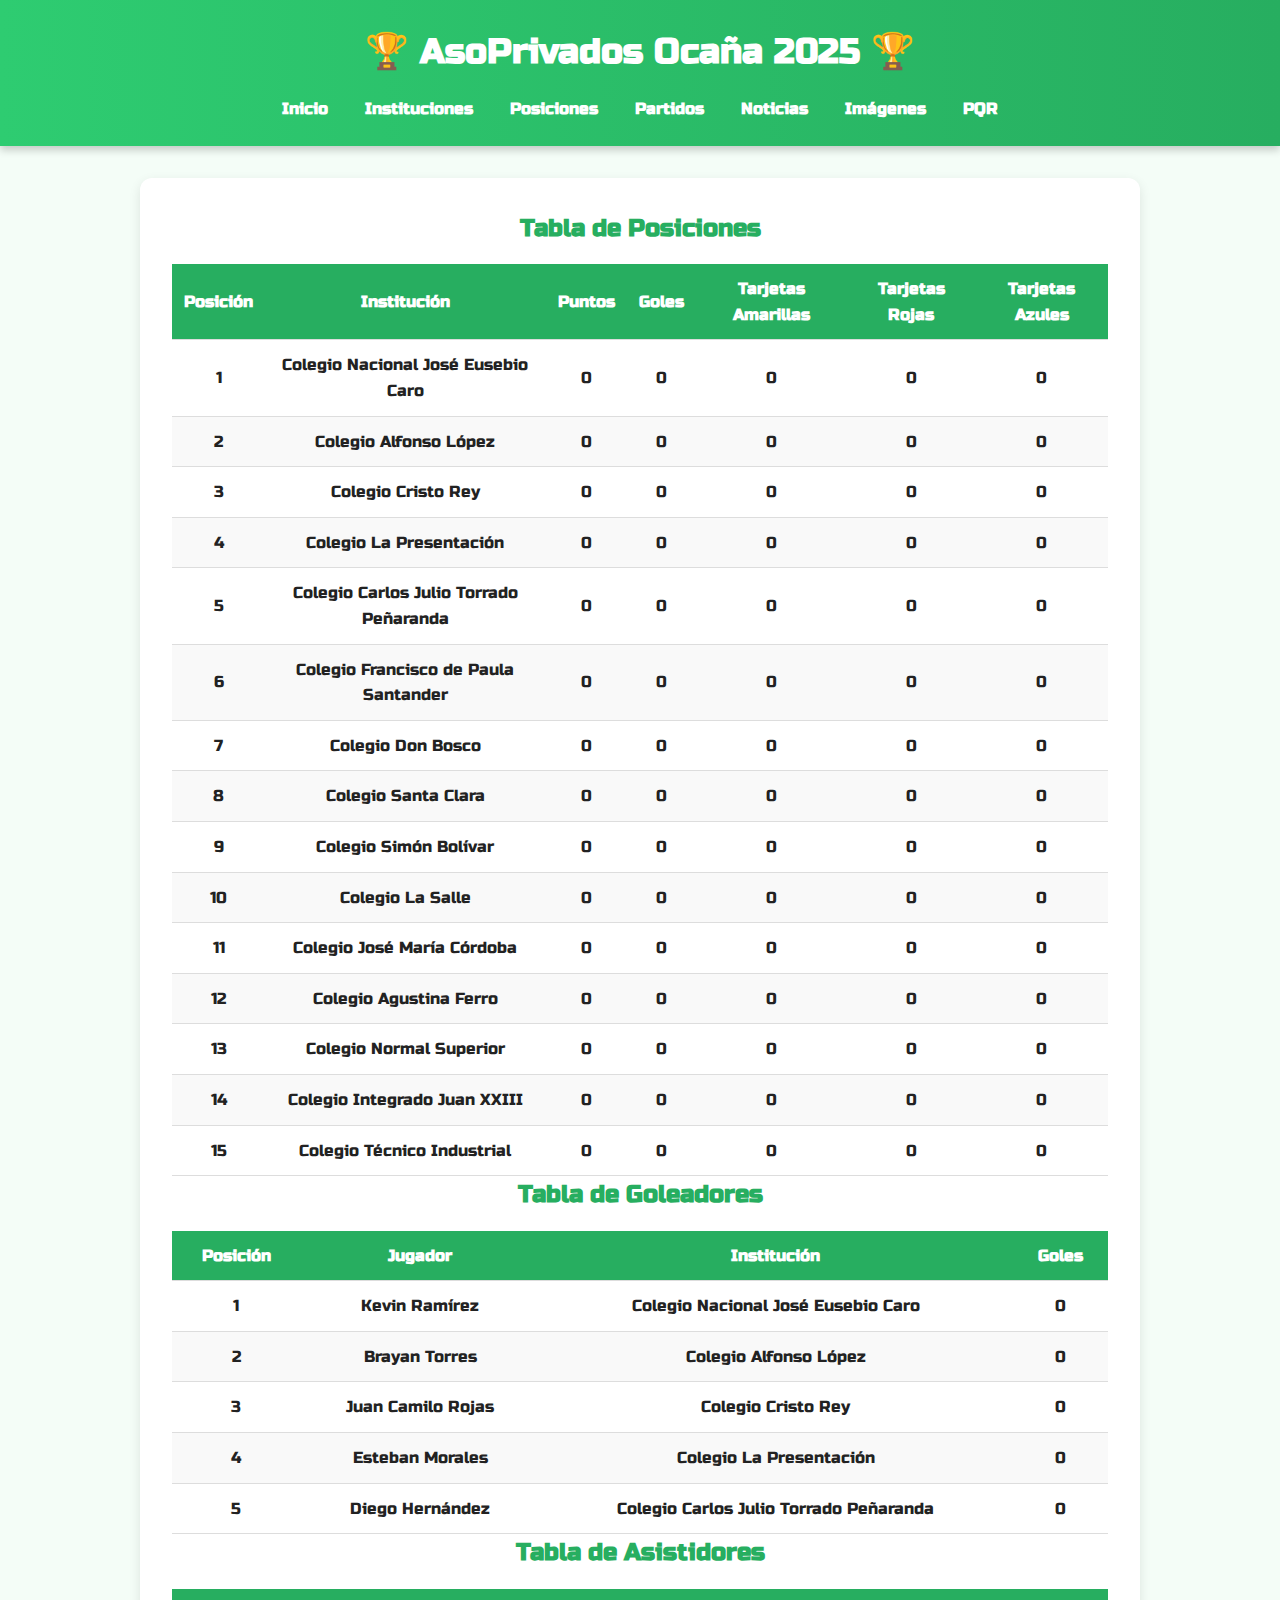
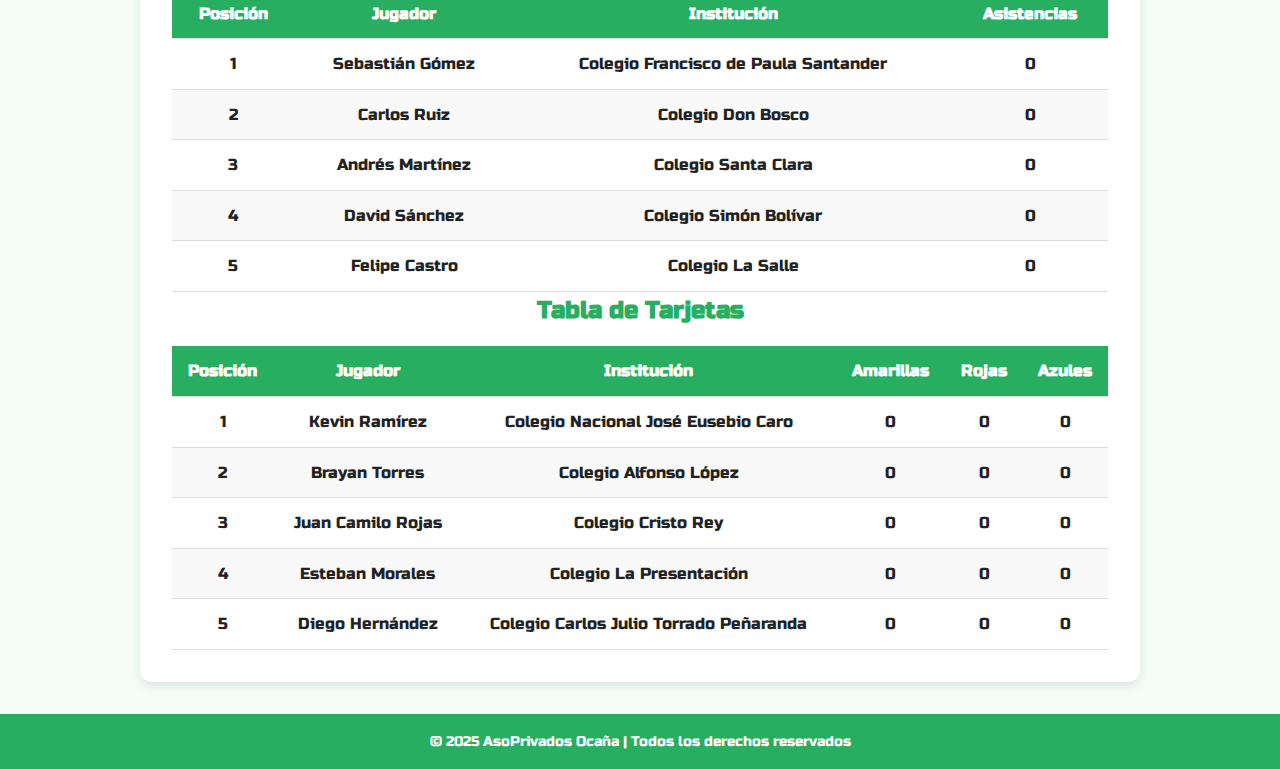
<file: posiciones.html>
<!DOCTYPE html>
<html lang="es">

<head>
  <meta charset="UTF-8">
  <meta name="viewport" content="width=device-width, initial-scale=1.0">
  <title>Posiciones - AsoPrivados Ocaña 2025</title>
  <!-- Fuente -->
  <link href="https://fonts.googleapis.com/css2?family=Russo+One&display=swap" rel="stylesheet">
  <style>
    * {
      margin: 0;
      padding: 0;
      box-sizing: border-box;
      font-family: 'Russo One', sans-serif;
    }

    body {
      background: #f4fdf7;
      color: #222;
      line-height: 1.6;
    }

    /* HEADER */
    header {
      background: linear-gradient(90deg, #2ecc71, #27ae60);
      color: white;
      padding: 1.5rem 0;
      text-align: center;
      box-shadow: 0 4px 8px rgba(0, 0, 0, 0.2);
    }

    header h1 {
      font-size: 2.2rem;
      display: flex;
      justify-content: center;
      align-items: center;
      gap: 10px;
    }

    nav {
      margin-top: 1rem;
    }

    nav a {
      color: white;
      text-decoration: none;
      margin: 0 1rem;
      font-weight: bold;
      transition: color 0.3s ease;
    }

    nav a:hover {
      color: #f1c40f;
    }

    /* CONTENIDO */
    main {
      max-width: 1000px;
      margin: 2rem auto;
      padding: 2rem;
      background: white;
      border-radius: 12px;
      box-shadow: 0 4px 12px rgba(0, 0, 0, 0.1);
    }

    main h2 {
      color: #27ae60;
      margin-bottom: 1rem;
      text-align: center;
    }

    table {
      width: 100%;
      border-collapse: collapse;
      margin-top: 1rem;
    }

    th,
    td {
      padding: 12px;
      text-align: center;
      border-bottom: 1px solid #ddd;
    }

    th {
      background: #27ae60;
      color: white;
    }

    tr:nth-child(even) {
      background: #f9f9f9;
    }

    tr:hover {
      background: #eafaf1;
    }

    /* FOOTER */
    footer {
      background: #27ae60;
      color: white;
      text-align: center;
      padding: 1rem;
      margin-top: 2rem;
    }

    footer p {
      margin: 0;
      font-size: 0.9rem;
    }
  </style>
</head>

<body>
  <!-- HEADER -->
  <header>
    <h1>🏆 AsoPrivados Ocaña 2025 🏆</h1>
    <nav>
      <a href="index.html">Inicio</a>
      <a href="instituciones.html">Instituciones</a>
      <a href="posiciones.html">Posiciones</a>
      <a href="partidos.html"> Partidos</a>
      <a href="noticias.html">Noticias</a>
      <a href="imagenes.html">Imágenes</a>
      <a href="pqr.html">PQR</a>
    </nav>
  </header>

  <!-- CONTENIDO -->
  <main>
    <h2>Tabla de Posiciones</h2>
    <table id="tabla-posiciones">
      <thead>
        <tr>
          <th>Posición</th>
          <th>Institución</th>
          <th>Puntos</th>
          <th>Goles</th>
          <th>Tarjetas Amarillas</th>
          <th>Tarjetas Rojas</th>
          <th>Tarjetas Azules</th>
        </tr>
      </thead>
      <tbody>
        <tr><td>-</td><td>Colegio Nacional José Eusebio Caro</td><td>0</td><td>0</td><td>0</td><td>0</td><td>0</td></tr>
        <tr><td>-</td><td>Colegio Alfonso López</td><td>0</td><td>0</td><td>0</td><td>0</td><td>0</td></tr>
        <tr><td>-</td><td>Colegio Cristo Rey</td><td>0</td><td>0</td><td>0</td><td>0</td><td>0</td></tr>
        <tr><td>-</td><td>Colegio La Presentación</td><td>0</td><td>0</td><td>0</td><td>0</td><td>0</td></tr>
        <tr><td>-</td><td>Colegio Carlos Julio Torrado Peñaranda</td><td>0</td><td>0</td><td>0</td><td>0</td><td>0</td></tr>
        <tr><td>-</td><td>Colegio Francisco de Paula Santander</td><td>0</td><td>0</td><td>0</td><td>0</td><td>0</td></tr>
        <tr><td>-</td><td>Colegio Don Bosco</td><td>0</td><td>0</td><td>0</td><td>0</td><td>0</td></tr>
        <tr><td>-</td><td>Colegio Santa Clara</td><td>0</td><td>0</td><td>0</td><td>0</td><td>0</td></tr>
        <tr><td>-</td><td>Colegio Simón Bolívar</td><td>0</td><td>0</td><td>0</td><td>0</td><td>0</td></tr>
        <tr><td>-</td><td>Colegio La Salle</td><td>0</td><td>0</td><td>0</td><td>0</td><td>0</td></tr>
        <tr><td>-</td><td>Colegio José María Córdoba</td><td>0</td><td>0</td><td>0</td><td>0</td><td>0</td></tr>
        <tr><td>-</td><td>Colegio Agustina Ferro</td><td>0</td><td>0</td><td>0</td><td>0</td><td>0</td></tr>
        <tr><td>-</td><td>Colegio Normal Superior</td><td>0</td><td>0</td><td>0</td><td>0</td><td>0</td></tr>
        <tr><td>-</td><td>Colegio Integrado Juan XXIII</td><td>0</td><td>0</td><td>0</td><td>0</td><td>0</td></tr>
        <tr><td>-</td><td>Colegio Técnico Industrial</td><td>0</td><td>0</td><td>0</td><td>0</td><td>0</td></tr>
      </tbody>
    </table>

    <!-- Tabla de Goleadores -->
    <h2>Tabla de Goleadores</h2>
    <table id="tabla-goleadores">
      <thead>
        <tr>
          <th>Posición</th>
          <th>Jugador</th>
          <th>Institución</th>
          <th>Goles</th>
        </tr>
      </thead>
      <tbody>
        <tr><td>-</td><td>Kevin Ramírez</td><td>Colegio Nacional José Eusebio Caro</td><td>0</td></tr>
        <tr><td>-</td><td>Brayan Torres</td><td>Colegio Alfonso López</td><td>0</td></tr>
        <tr><td>-</td><td>Juan Camilo Rojas</td><td>Colegio Cristo Rey</td><td>0</td></tr>
        <tr><td>-</td><td>Esteban Morales</td><td>Colegio La Presentación</td><td>0</td></tr>
        <tr><td>-</td><td>Diego Hernández</td><td>Colegio Carlos Julio Torrado Peñaranda</td><td>0</td></tr>
      </tbody>
    </table>

    <!-- Tabla de Asistidores -->
    <h2>Tabla de Asistidores</h2>
    <table id="tabla-asistidores">
      <thead>
        <tr>
          <th>Posición</th>
          <th>Jugador</th>
          <th>Institución</th>
          <th>Asistencias</th>
        </tr>
      </thead>
      <tbody>
        <tr><td>-</td><td>Sebastián Gómez</td><td>Colegio Francisco de Paula Santander</td><td>0</td></tr>
        <tr><td>-</td><td>Carlos Ruiz</td><td>Colegio Don Bosco</td><td>0</td></tr>
        <tr><td>-</td><td>Andrés Martínez</td><td>Colegio Santa Clara</td><td>0</td></tr>
        <tr><td>-</td><td>David Sánchez</td><td>Colegio Simón Bolívar</td><td>0</td></tr>
        <tr><td>-</td><td>Felipe Castro</td><td>Colegio La Salle</td><td>0</td></tr>
      </tbody>
    </table>

    <!-- Tabla de Tarjetas -->
    <h2>Tabla de Tarjetas</h2>
    <table id="tabla-tarjetas">
      <thead>
        <tr>
          <th>Posición</th>
          <th>Jugador</th>
          <th>Institución</th>
          <th>Amarillas</th>
          <th>Rojas</th>
          <th>Azules</th>
        </tr>
      </thead>
      <tbody>
        <tr><td>-</td><td>Kevin Ramírez</td><td>Colegio Nacional José Eusebio Caro</td><td>0</td><td>0</td><td>0</td></tr>
        <tr><td>-</td><td>Brayan Torres</td><td>Colegio Alfonso López</td><td>0</td><td>0</td><td>0</td></tr>
        <tr><td>-</td><td>Juan Camilo Rojas</td><td>Colegio Cristo Rey</td><td>0</td><td>0</td><td>0</td></tr>
        <tr><td>-</td><td>Esteban Morales</td><td>Colegio La Presentación</td><td>0</td><td>0</td><td>0</td></tr>
        <tr><td>-</td><td>Diego Hernández</td><td>Colegio Carlos Julio Torrado Peñaranda</td><td>0</td><td>0</td><td>0</td></tr>
      </tbody>
    </table>
  </main>

  <!-- FOOTER -->
  <footer>
    <p>&copy; 2025 AsoPrivados Ocaña | Todos los derechos reservados</p>
  </footer>

  <script>
    function ordenarTabla() {
      let tabla = document.getElementById("tabla-posiciones").getElementsByTagName("tbody")[0];
      let filas = Array.from(tabla.rows);

      filas.sort((a, b) => {
        let puntosA = parseInt(a.cells[2].innerText);
        let puntosB = parseInt(b.cells[2].innerText);
        let golesA = parseInt(a.cells[3].innerText);
        let golesB = parseInt(b.cells[3].innerText);

        if (puntosB !== puntosA) {
          return puntosB - puntosA; // Primero puntos
        } else {
          return golesB - golesA; // Luego goles
        }
      });

      filas.forEach((fila, index) => {
        fila.cells[0].innerText = index + 1; // Actualiza la posición
        tabla.appendChild(fila);
      });
    }

    function ordenarTablaGoleadores() {
      let tabla = document.getElementById("tabla-goleadores").getElementsByTagName("tbody")[0];
      let filas = Array.from(tabla.rows);

      filas.sort((a, b) => {
        let golesA = parseInt(a.cells[3].innerText);
        let golesB = parseInt(b.cells[3].innerText);
        return golesB - golesA; // Ordena por goles (mayor primero)
      });

      filas.forEach((fila, index) => {
        fila.cells[0].innerText = index + 1; // Actualiza la posición
        tabla.appendChild(fila);
      });
    }

    function ordenarTablaAsistidores() {
      let tabla = document.getElementById("tabla-asistidores").getElementsByTagName("tbody")[0];
      let filas = Array.from(tabla.rows);

      filas.sort((a, b) => {
        let asistA = parseInt(a.cells[3].innerText);
        let asistB = parseInt(b.cells[3].innerText);
        return asistB - asistA; // Ordena por asistencias (mayor primero)
      });

      filas.forEach((fila, index) => {
        fila.cells[0].innerText = index + 1; // Actualiza la posición
        tabla.appendChild(fila);
      });
    }

    function ordenarTablaTarjetas() {
      let tabla = document.getElementById("tabla-tarjetas").getElementsByTagName("tbody")[0];
      let filas = Array.from(tabla.rows);

      filas.sort((a, b) => {
        let amarA = parseInt(a.cells[3].innerText);
        let amarB = parseInt(b.cells[3].innerText);
        let rojaA = parseInt(a.cells[4].innerText);
        let rojaB = parseInt(b.cells[4].innerText);
        let azulA = parseInt(a.cells[5].innerText);
        let azulB = parseInt(b.cells[5].innerText);

        // Ordena primero por rojas, luego amarillas, luego azules
        if (rojaB !== rojaA) {
          return rojaB - rojaA;
        } else if (amarB !== amarA) {
          return amarB - amarA;
        } else {
          return azulB - azulA;
        }
      });

      filas.forEach((fila, index) => {
        fila.cells[0].innerText = index + 1;
        tabla.appendChild(fila);
      });
    }

    ordenarTabla();
    ordenarTablaGoleadores();
    ordenarTablaAsistidores();
    ordenarTablaTarjetas();
  </script>
</body>

</html>
</file>
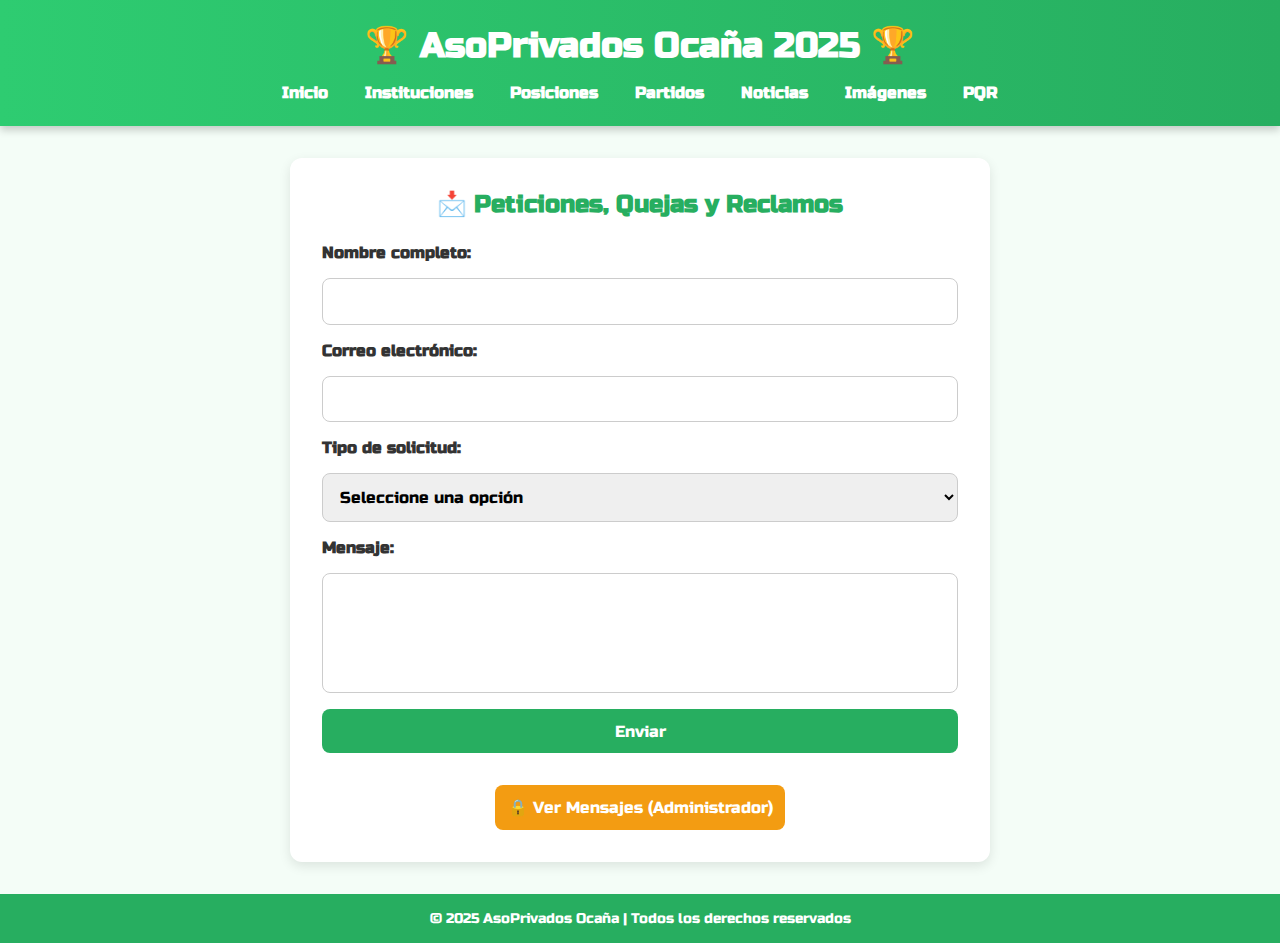
<file: pqr.html>
<!DOCTYPE html>
<html lang="es">

<head>
  <meta charset="UTF-8">
  <meta name="viewport" content="width=device-width, initial-scale=1.0">
  <title>PQR - AsoPrivados Ocaña 2025</title>
  <!-- Fuente -->
  <link href="https://fonts.googleapis.com/css2?family=Russo+One&display=swap" rel="stylesheet">
  <style>
    * { margin: 0; padding: 0; box-sizing: border-box; font-family: 'Russo One', sans-serif; }
    body { background: #f4fdf7; color: #222; }
    header { background: linear-gradient(90deg, #2ecc71, #27ae60); color: white; padding: 1.5rem 0; text-align: center; box-shadow: 0 4px 8px rgba(0,0,0,0.2); }
    header h1 { font-size: 2.2rem; display: flex; justify-content: center; align-items: center; gap: 10px; }
    nav { margin-top: 1rem; }
    nav a { color: white; text-decoration: none; margin: 0 1rem; font-weight: bold; transition: color 0.3s ease; }
    nav a:hover { color: #f1c40f; }
    main { max-width: 700px; margin: 2rem auto; padding: 2rem; background: white; border-radius: 12px; box-shadow: 0 4px 12px rgba(0,0,0,0.1); }
    main h2 { color: #27ae60; margin-bottom: 1.5rem; text-align: center; }
    form { display: flex; flex-direction: column; gap: 1rem; }
    label { font-weight: bold; color: #333; }
    input, textarea, select { padding: 0.8rem; border: 1px solid #ccc; border-radius: 8px; font-size: 1rem; font-family: inherit; }
    textarea { resize: none; height: 120px; }
    button { padding: 0.8rem; background: #27ae60; color: white; border: none; border-radius: 8px; font-size: 1rem; cursor: pointer; transition: background 0.3s ease; }
    button:hover { background: #1e8449; }
    footer { background: #27ae60; color: white; text-align: center; padding: 1rem; margin-top: 2rem; }
    footer p { margin: 0; font-size: 0.9rem; }
    #mensajeExito { display:none; color:#27ae60; text-align:center; font-weight:bold; margin-top:1rem; }
  </style>
</head>

<body>
  <!-- HEADER -->
  <header>
    <h1>🏆 AsoPrivados Ocaña 2025 🏆</h1>
    <nav>
      <a href="index.html">Inicio</a>
      <a href="instituciones.html">Instituciones</a>
      <a href="posiciones.html">Posiciones</a>
      <a href="partidos.html">Partidos</a>
      <a href="noticias.html">Noticias</a>
      <a href="imagenes.html">Imágenes</a>
      <a href="pqr.html">PQR</a>
    </nav>
  </header>

  <!-- CONTENIDO -->
  <main>
    <h2>📩 Peticiones, Quejas y Reclamos</h2>
    <form id="pqrForm" method="POST" action="enviar.php">
      <label for="nombre">Nombre completo:</label>
      <input type="text" id="nombre" name="nombre" required>

      <label for="correo">Correo electrónico:</label>
      <input type="email" id="correo" name="correo" required>

      <label for="tipo">Tipo de solicitud:</label>
      <select id="tipo" name="tipo" required>
        <option value="">Seleccione una opción</option>
        <option value="Petición">Petición</option>
        <option value="Queja">Queja</option>
        <option value="Reclamo">Reclamo</option>
      </select>

      <label for="mensaje">Mensaje:</label>
      <textarea id="mensaje" name="mensaje" required></textarea>

      <button type="submit">Enviar</button>
    </form>
    <div id="mensajeExito">¡Mensaje enviado correctamente! Mandaremos una respuesta pronto ;></div>

    <div style="text-align:center;margin-top:2rem;">
      <a href="login.html"><button type="button" style="background:#f39c12;">🔒 Ver Mensajes (Administrador)</button></a>
    </div>
  </main>

  <!-- FOOTER -->
  <footer>
    <p>&copy; 2025 AsoPrivados Ocaña | Todos los derechos reservados</p>
  </footer>

  <script>
    // Mostrar mensaje de éxito si viene desde enviar.php
    const params = new URLSearchParams(window.location.search);
    if (params.get("enviado") === "true") {
      document.getElementById("mensajeExito").style.display = "block";
      setTimeout(() => {
        document.getElementById("mensajeExito").style.display = "none";
      }, 4000);
    }
  </script>
</body>
</html>
</file>
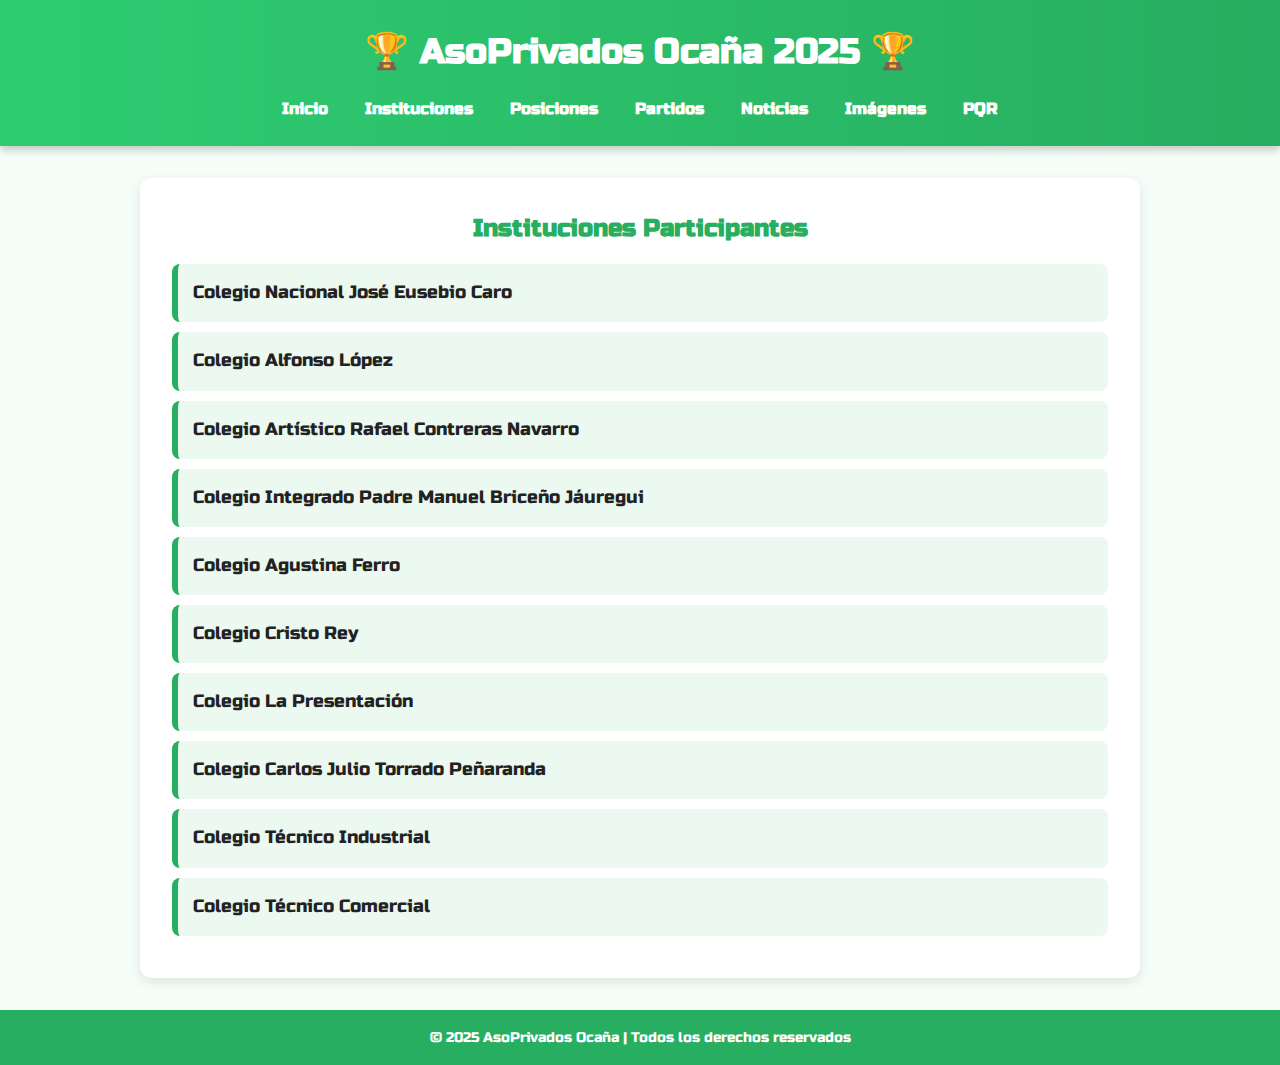
<file: AsoPrivados 2025/instituciones.html>
<!DOCTYPE html>
<html lang="es">

<head>
  <meta charset="UTF-8">
  <meta name="viewport" content="width=device-width, initial-scale=1.0">
  <title>Instituciones - AsoPrivados Ocaña 2025</title>
  <!-- Fuente deportiva -->
  <link href="https://fonts.googleapis.com/css2?family=Russo+One&display=swap" rel="stylesheet">
  <style>
    * {
      margin: 0;
      padding: 0;
      box-sizing: border-box;
      font-family: 'Russo One', sans-serif;
    }

    body {
      background: #f4fdf7;
      color: #222;
      line-height: 1.6;
    }

    /* HEADER */
    header {
      background: linear-gradient(90deg, #2ecc71, #27ae60);
      color: white;
      padding: 1.5rem 0;
      text-align: center;
      box-shadow: 0 4px 8px rgba(0, 0, 0, 0.2);
    }

    header h1 {
      font-size: 2.2rem;
      display: flex;
      justify-content: center;
      align-items: center;
      gap: 10px;
    }

    nav {
      margin-top: 1rem;
    }

    nav a {
      color: white;
      text-decoration: none;
      margin: 0 1rem;
      font-weight: bold;
      transition: color 0.3s ease;
    }

    nav a:hover {
      color: #f1c40f;
    }

    /* CONTENIDO */
    main {
      max-width: 1000px;
      margin: 2rem auto;
      padding: 2rem;
      background: white;
      border-radius: 12px;
      box-shadow: 0 4px 12px rgba(0, 0, 0, 0.1);
    }

    main h2 {
      color: #27ae60;
      margin-bottom: 1rem;
      text-align: center;
    }

    ul {
      list-style: none;
      padding: 0;
    }

    ul li {
      background: #ecf9f1;
      margin: 10px 0;
      padding: 15px;
      border-left: 6px solid #27ae60;
      font-size: 1.1rem;
      border-radius: 8px;
      transition: transform 0.2s ease;
    }

    ul li:hover {
      transform: scale(1.02);
      background: #dff5e7;
    }

    /* FOOTER */
    footer {
      background: #27ae60;
      color: white;
      text-align: center;
      padding: 1rem;
      margin-top: 2rem;
    }

    footer p {
      margin: 0;
      font-size: 0.9rem;
    }
  </style>
</head>

<body>
  <!-- HEADER -->
  <header>
    <h1>🏆 AsoPrivados Ocaña 2025 🏆</h1>
    <nav>
      <a href="index.html">Inicio</a>
      <a href="instituciones.html">Instituciones</a>
      <a href="posiciones.html">Posiciones</a>
      <a href="partidos.html"> Partidos</a>
      <a href="noticias.html">Noticias</a>
      <a href="imagenes.html">Imágenes</a>
      <a href="pqr.html">PQR</a>
    </nav>
  </header>

  <!-- CONTENIDO -->
  <main>
    <h2>Instituciones Participantes</h2>
    <ul>
      <li>Colegio Nacional José Eusebio Caro</li>
      <li>Colegio Alfonso López</li>
      <li>Colegio Artístico Rafael Contreras Navarro</li>
      <li>Colegio Integrado Padre Manuel Briceño Jáuregui</li>
      <li>Colegio Agustina Ferro</li>
      <li>Colegio Cristo Rey</li>
      <li>Colegio La Presentación</li>
      <li>Colegio Carlos Julio Torrado Peñaranda</li>
      <li>Colegio Técnico Industrial</li>
      <li>Colegio Técnico Comercial</li>
    </ul>
  </main>

  <!-- FOOTER -->
  <footer>
    <p>&copy; 2025 AsoPrivados Ocaña | Todos los derechos reservados</p>
  </footer>
</body>

</html>
</file>
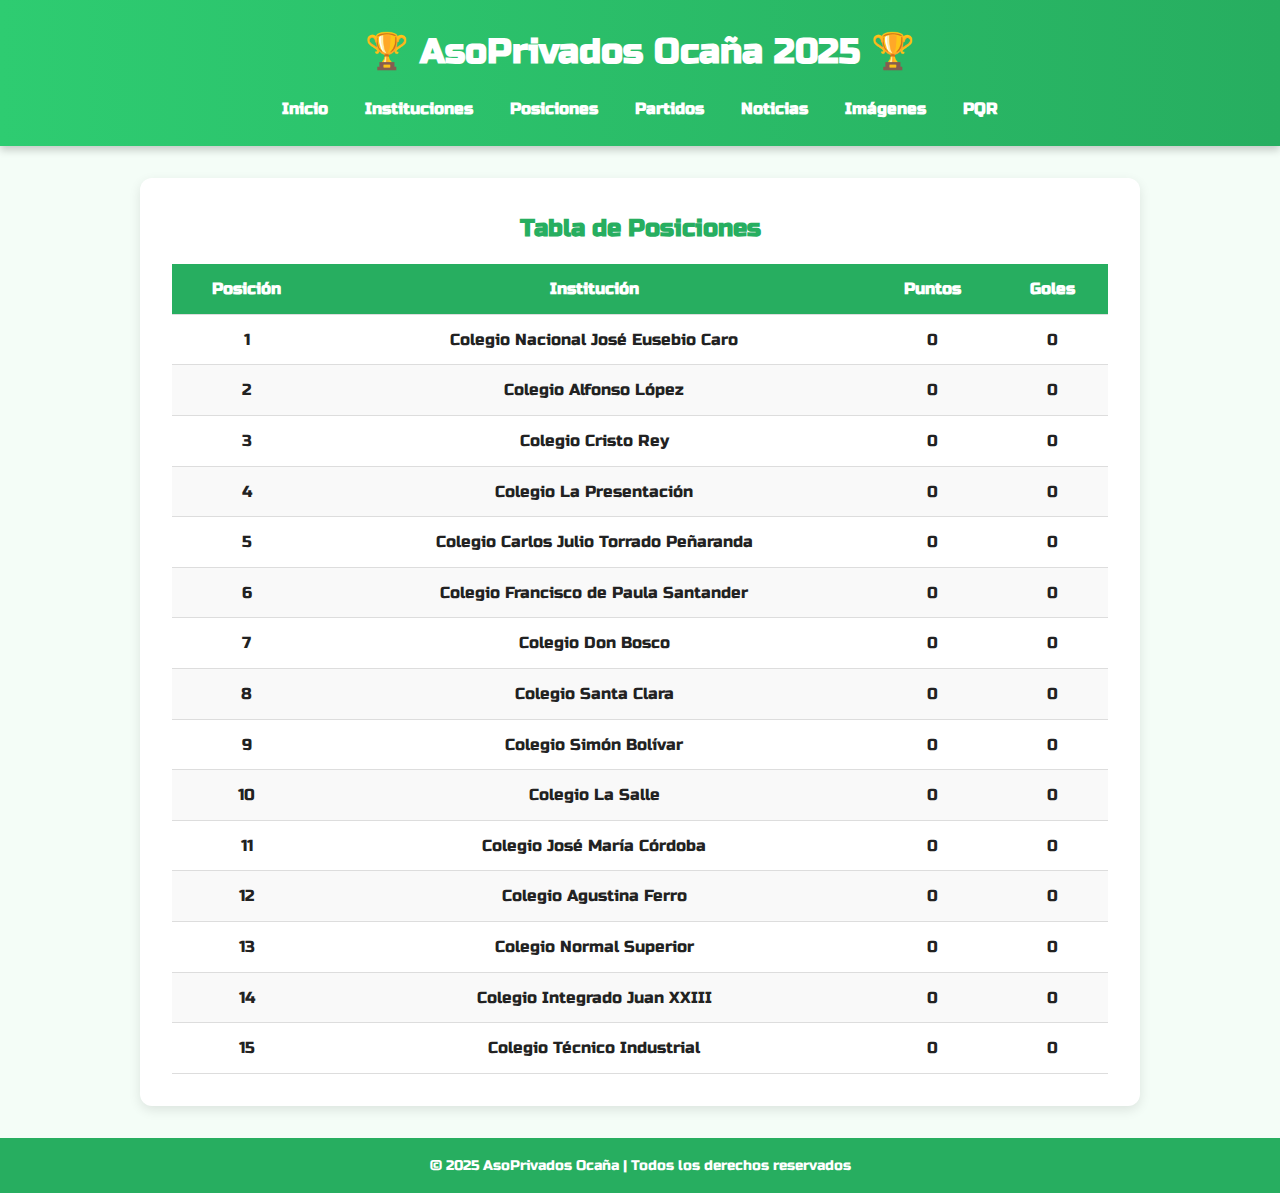
<file: AsoPrivados 2025/posiciones.html>
<!DOCTYPE html>
<html lang="es">

<head>
  <meta charset="UTF-8">
  <meta name="viewport" content="width=device-width, initial-scale=1.0">
  <title>Posiciones - AsoPrivados Ocaña 2025</title>
  <!-- Fuente -->
  <link href="https://fonts.googleapis.com/css2?family=Russo+One&display=swap" rel="stylesheet">
  <style>
    * {
      margin: 0;
      padding: 0;
      box-sizing: border-box;
      font-family: 'Russo One', sans-serif;
    }

    body {
      background: #f4fdf7;
      color: #222;
      line-height: 1.6;
    }

    /* HEADER */
    header {
      background: linear-gradient(90deg, #2ecc71, #27ae60);
      color: white;
      padding: 1.5rem 0;
      text-align: center;
      box-shadow: 0 4px 8px rgba(0, 0, 0, 0.2);
    }

    header h1 {
      font-size: 2.2rem;
      display: flex;
      justify-content: center;
      align-items: center;
      gap: 10px;
    }

    nav {
      margin-top: 1rem;
    }

    nav a {
      color: white;
      text-decoration: none;
      margin: 0 1rem;
      font-weight: bold;
      transition: color 0.3s ease;
    }

    nav a:hover {
      color: #f1c40f;
    }

    /* CONTENIDO */
    main {
      max-width: 1000px;
      margin: 2rem auto;
      padding: 2rem;
      background: white;
      border-radius: 12px;
      box-shadow: 0 4px 12px rgba(0, 0, 0, 0.1);
    }

    main h2 {
      color: #27ae60;
      margin-bottom: 1rem;
      text-align: center;
    }

    table {
      width: 100%;
      border-collapse: collapse;
      margin-top: 1rem;
    }

    th,
    td {
      padding: 12px;
      text-align: center;
      border-bottom: 1px solid #ddd;
    }

    th {
      background: #27ae60;
      color: white;
    }

    tr:nth-child(even) {
      background: #f9f9f9;
    }

    tr:hover {
      background: #eafaf1;
    }

    /* FOOTER */
    footer {
      background: #27ae60;
      color: white;
      text-align: center;
      padding: 1rem;
      margin-top: 2rem;
    }

    footer p {
      margin: 0;
      font-size: 0.9rem;
    }
  </style>
</head>

<body>
  <!-- HEADER -->
  <header>
    <h1>🏆 AsoPrivados Ocaña 2025 🏆</h1>
    <nav>
      <a href="index.html">Inicio</a>
      <a href="instituciones.html">Instituciones</a>
      <a href="posiciones.html">Posiciones</a>
      <a href="partidos.html"> Partidos</a>
      <a href="noticias.html">Noticias</a>
      <a href="imagenes.html">Imágenes</a>
      <a href="pqr.html">PQR</a>
    </nav>
  </header>

  <!-- CONTENIDO -->
  <main>
    <h2>Tabla de Posiciones</h2>
    <table id="tabla-posiciones">
      <thead>
        <tr>
          <th>Posición</th>
          <th>Institución</th>
          <th>Puntos</th>
          <th>Goles</th>
        </tr>
      </thead>
      <tbody>
        <tr><td>-</td><td>Colegio Nacional José Eusebio Caro</td><td>0</td><td>0</td></tr>
        <tr><td>-</td><td>Colegio Alfonso López</td><td>0</td><td>0</td></tr>
        <tr><td>-</td><td>Colegio Cristo Rey</td><td>0</td><td>0</td></tr>
        <tr><td>-</td><td>Colegio La Presentación</td><td>0</td><td>0</td></tr>
        <tr><td>-</td><td>Colegio Carlos Julio Torrado Peñaranda</td><td>0</td><td>0</td></tr>
        <tr><td>-</td><td>Colegio Francisco de Paula Santander</td><td>0</td><td>0</td></tr>
        <tr><td>-</td><td>Colegio Don Bosco</td><td>0</td><td>0</td></tr>
        <tr><td>-</td><td>Colegio Santa Clara</td><td>0</td><td>0</td></tr>
        <tr><td>-</td><td>Colegio Simón Bolívar</td><td>0</td><td>0</td></tr>
        <tr><td>-</td><td>Colegio La Salle</td><td>0</td><td>0</td></tr>
        <tr><td>-</td><td>Colegio José María Córdoba</td><td>0</td><td>0</td></tr>
        <tr><td>-</td><td>Colegio Agustina Ferro</td><td>0</td><td>0</td></tr>
        <tr><td>-</td><td>Colegio Normal Superior</td><td>0</td><td>0</td></tr>
        <tr><td>-</td><td>Colegio Integrado Juan XXIII</td><td>0</td><td>0</td></tr>
        <tr><td>-</td><td>Colegio Técnico Industrial</td><td>0</td><td>0</td></tr>
      </tbody>
    </table>
  </main>

  <!-- FOOTER -->
  <footer>
    <p>&copy; 2025 AsoPrivados Ocaña | Todos los derechos reservados</p>
  </footer>

  <!-- SCRIPT PARA ORDENAR -->
  <script>
    function ordenarTabla() {
      let tabla = document.getElementById("tabla-posiciones").getElementsByTagName("tbody")[0];
      let filas = Array.from(tabla.rows);

      filas.sort((a, b) => {
        let puntosA = parseInt(a.cells[2].innerText);
        let puntosB = parseInt(b.cells[2].innerText);
        let golesA = parseInt(a.cells[3].innerText);
        let golesB = parseInt(b.cells[3].innerText);

        if (puntosB !== puntosA) {
          return puntosB - puntosA; // Primero puntos
        } else {
          return golesB - golesA; // Luego goles
        }
      });

      filas.forEach((fila, index) => {
        fila.cells[0].innerText = index + 1; // Actualiza la posición
        tabla.appendChild(fila);
      });
    }

    ordenarTabla();
  </script>
</body>

</html>
</file>
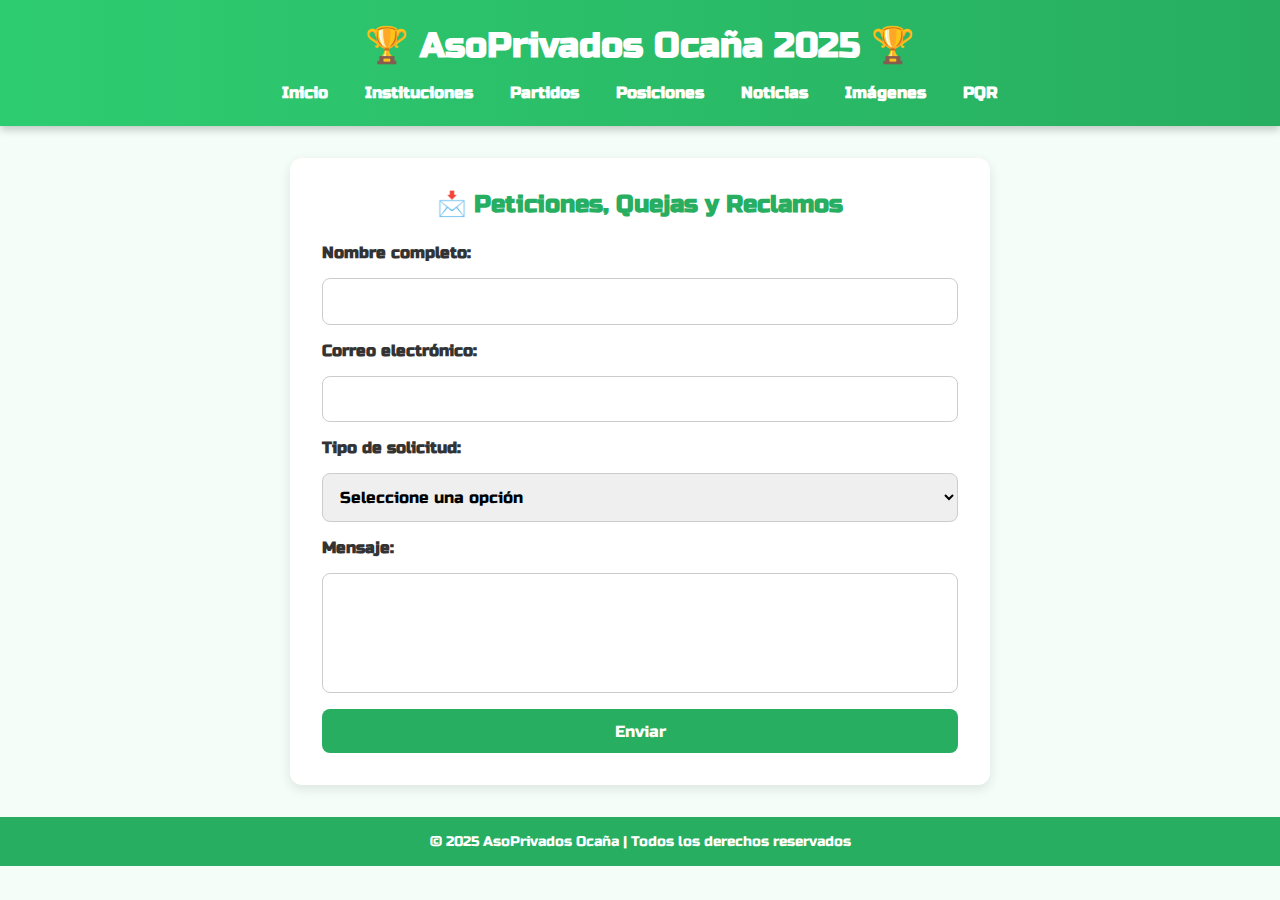
<file: AsoPrivados 2025/pqr.html>
<!DOCTYPE html>
<html lang="es">

<head>
  <meta charset="UTF-8">
  <meta name="viewport" content="width=device-width, initial-scale=1.0">
  <title>PQR - AsoPrivados Ocaña 2025</title>
  <!-- Fuente -->
  <link href="https://fonts.googleapis.com/css2?family=Russo+One&display=swap" rel="stylesheet">
  <style>
    * {
      margin: 0;
      padding: 0;
      box-sizing: border-box;
      font-family: 'Russo One', sans-serif;
    }

    body {
      background: #f4fdf7;
      color: #222;
    }

    /* HEADER */
    header {
      background: linear-gradient(90deg, #2ecc71, #27ae60);
      color: white;
      padding: 1.5rem 0;
      text-align: center;
      box-shadow: 0 4px 8px rgba(0, 0, 0, 0.2);
    }

    header h1 {
      font-size: 2.2rem;
      display: flex;
      justify-content: center;
      align-items: center;
      gap: 10px;
    }

    nav {
      margin-top: 1rem;
    }

    nav a {
      color: white;
      text-decoration: none;
      margin: 0 1rem;
      font-weight: bold;
      transition: color 0.3s ease;
    }

    nav a:hover {
      color: #f1c40f;
    }

    /* CONTENIDO */
    main {
      max-width: 700px;
      margin: 2rem auto;
      padding: 2rem;
      background: white;
      border-radius: 12px;
      box-shadow: 0 4px 12px rgba(0, 0, 0, 0.1);
    }

    main h2 {
      color: #27ae60;
      margin-bottom: 1.5rem;
      text-align: center;
    }

    /* FORMULARIO */
    form {
      display: flex;
      flex-direction: column;
      gap: 1rem;
    }

    label {
      font-weight: bold;
      color: #333;
    }

    input,
    textarea,
    select {
      padding: 0.8rem;
      border: 1px solid #ccc;
      border-radius: 8px;
      font-size: 1rem;
      font-family: inherit;
    }

    textarea {
      resize: none;
      height: 120px;
    }

    button {
      padding: 0.8rem;
      background: #27ae60;
      color: white;
      border: none;
      border-radius: 8px;
      font-size: 1rem;
      cursor: pointer;
      transition: background 0.3s ease;
    }

    button:hover {
      background: #1e8449;
    }

    /* FOOTER */
    footer {
      background: #27ae60;
      color: white;
      text-align: center;
      padding: 1rem;
      margin-top: 2rem;
    }

    footer p {
      margin: 0;
      font-size: 0.9rem;
    }
  </style>
</head>

<body>
  <!-- HEADER -->
  <header>
    <h1>🏆 AsoPrivados Ocaña 2025 🏆</h1>
    <nav>
      <a href="index.html">Inicio</a>
      <a href="instituciones.html">Instituciones</a>
      <a href="partidos.html">Partidos</a>
      <a href="posiciones.html">Posiciones</a>
      <a href="noticias.html">Noticias</a>
      <a href="imagenes.html">Imágenes</a>
      <a href="pqr.html">PQR</a>
    </nav>
  </header>

  <!-- CONTENIDO -->
  <main>
    <h2>📩 Peticiones, Quejas y Reclamos</h2>
    <form action="#" method="post">
      <label for="nombre">Nombre completo:</label>
      <input type="text" id="nombre" name="nombre" required>

      <label for="correo">Correo electrónico:</label>
      <input type="email" id="correo" name="correo" required>

      <label for="tipo">Tipo de solicitud:</label>
      <select id="tipo" name="tipo" required>
        <option value="">Seleccione una opción</option>
        <option value="peticion">Petición</option>
        <option value="queja">Queja</option>
        <option value="reclamo">Reclamo</option>
      </select>

      <label for="mensaje">Mensaje:</label>
      <textarea id="mensaje" name="mensaje" required></textarea>

      <button type="submit">Enviar</button>
    </form>
  </main>

  <!-- FOOTER -->
  <footer>
    <p>&copy; 2025 AsoPrivados Ocaña | Todos los derechos reservados</p>
  </footer>
</body>

</html>
</file>
